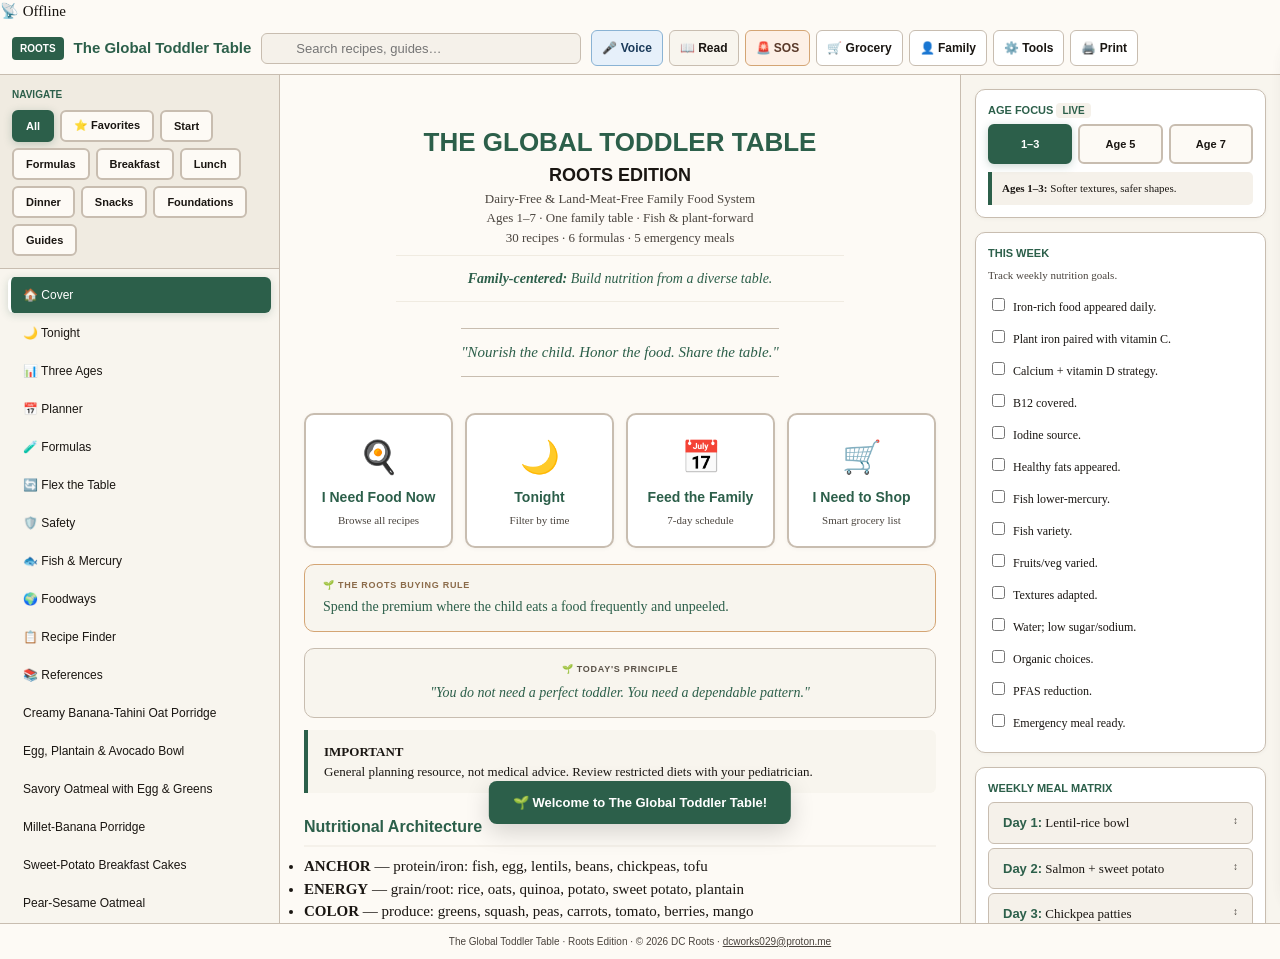
<file: index.html>
<!doctype html>
<html lang="en">
<head>
<meta charset="utf-8">
<meta name="viewport" content="width=device-width, initial-scale=1, viewport-fit=cover">
<meta name="theme-color" content="#2c5f4a">
<meta name="description" content="The Global Toddler Table — Roots Edition: A dairy-free, land-meat-free family food system for toddlers and young children.">
<meta name="apple-mobile-web-app-capable" content="yes">
<meta name="apple-mobile-web-app-status-bar-style" content="black-translucent">
<link rel="manifest" href="manifest.json">
<link rel="icon" type="image/svg+xml" href="data:image/svg+xml,%3Csvg xmlns='http://www.w3.org/2000/svg' viewBox='0 0 100 100'%3E%3Ctext y='.9em' font-size='90'%3E🌱%3C/text%3E%3C/svg%3E">
<title>The Global Toddler Table — Roots Edition</title>
<style>
:root{--paper:#fdfaf5;--ink:#1a1612;--muted:#4a443e;--muted-light:#5a5248;--rule:#c8bdb0;--accent:#2c5f4a;--accent-light:#3d7a5f;--soft:#f5f1ea;--soft2:#f8f5ee;--soft3:#f0ebe1;--header-h:52px;--radius:10px;--bottom-nav-h:56px;--font-serif:Georgia,"Times New Roman",serif;--font-sans:Arial,Helvetica,sans-serif}
@media(prefers-color-scheme:dark){:root{--paper:#121212;--ink:#ececec;--muted:#d0d0d0;--muted-light:#b0b0b0;--rule:#4a4a4a;--accent:#4a8a6a;--soft:#2a2a2a;--soft2:#252525;--soft3:#333}}
*{box-sizing:border-box;margin:0;padding:0}
html,body{background:var(--paper);color:var(--ink);font-family:var(--font-serif);font-size:15px;line-height:1.5;-webkit-font-smoothing:antialiased;min-height:100vh}
.selector-btn{padding:6px 12px;border:2px solid var(--rule);border-radius:6px;background:var(--paper);color:var(--ink);font-family:var(--font-sans);font-size:11px;font-weight:600;min-height:32px;transition:all .15s ease;cursor:pointer}
.selector-btn:hover{background:var(--soft);border-color:var(--muted-light)}
.selector-btn.active{background:var(--accent);color:#fff;border-color:var(--accent);box-shadow:0 2px 8px rgba(44,95,74,.25)}
.tonight-btn{border-radius:20px!important;padding:8px 18px}
.age-tab{min-height:40px!important;text-align:center;padding:8px 4px}
.skip-link{position:absolute;top:-100%;left:50%;transform:translateX(-50%);padding:12px 24px;background:var(--accent);color:#fff;font-family:var(--font-sans);font-size:14px;font-weight:700;z-index:1000;border-radius:0 0 8px 8px;text-decoration:none}
.skip-link:focus{top:0}
.app-header{position:sticky;top:0;z-index:50;height:var(--header-h);display:flex;align-items:center;gap:10px;padding:0 12px;background:var(--paper);border-bottom:1px solid var(--rule)}
.badge{background:var(--accent);color:#fff;font-family:var(--font-sans);font-size:10px;font-weight:700;text-transform:uppercase;padding:4px 8px;border-radius:4px}
.badge-count{background:var(--accent);color:#fff;border-radius:10px;padding:0 6px;font-size:9px;margin-left:2px;display:inline-block;min-width:18px;text-align:center}
.app-title{font-family:var(--font-sans);font-size:15px;font-weight:700;color:var(--accent);margin:0}
.search-wrap{flex:1;max-width:320px;position:relative}
.search-wrap input{width:100%;padding:7px 10px 7px 34px;border:1px solid var(--rule);border-radius:6px;background:var(--soft);font-size:13px;color:var(--ink)}
.search-wrap input:focus{outline:none;border-color:var(--accent)}
.header-actions{display:flex;gap:6px;align-items:center;flex-wrap:wrap}
.btn-tools,.print-btn,.btn-grocery,.btn-sos,.btn-reading,.btn-voice,.btn-profile{padding:6px 10px;border:1px solid var(--rule);border-radius:6px;background:#fff;color:var(--ink);font-family:var(--font-sans);font-size:12px;font-weight:600;min-height:36px;transition:.2s ease}
.btn-sos{background:#fdf0e6;border-color:#d4a574;color:#5a3a2a}
.btn-sos:hover{background:#f5e6d6}
.btn-reading{background:var(--soft2);border-color:var(--rule)}
.btn-reading:hover{background:var(--soft3)}
.btn-reading.active{background:var(--accent);color:#fff;border-color:var(--accent)}
.btn-voice{background:#e6f0fa;border-color:#8ab3d4;color:#1a3a5a}
.btn-voice:hover{background:#d6e8f5}
.btn-voice.listening{background:#ff6b6b;color:#fff;border-color:#ff6b6b;animation:pulse 1s infinite}
@keyframes pulse{0%,100%{transform:scale(1)}50%{transform:scale(1.05)}}
.btn-grocery:hover,.btn-tools:hover,.print-btn:hover{background:var(--soft)}
.workspace{display:flex;min-height:calc(100vh - var(--header-h))}
.sidebar{width:280px;flex-shrink:0;background:var(--soft2);border-right:1px solid var(--rule);max-height:calc(100vh - var(--header-h));overflow-y:auto}
.sidebar-head{padding:12px;border-bottom:1px solid var(--rule);background:var(--soft3)}
.sidebar-head h2{font-family:var(--font-sans);font-size:10px;color:var(--accent);text-transform:uppercase;margin-bottom:8px}
.cat-row{display:flex;flex-wrap:wrap;gap:6px}
.nav-list{padding:8px;display:flex;flex-direction:column;gap:2px}
.nav-item{text-align:left;padding:8px 12px;border:none;border-radius:6px;background:transparent;color:var(--ink);font-family:var(--font-sans);font-size:12px;font-weight:500;width:100%;min-height:36px;border-left:3px solid transparent;transition:all .15s ease}
.nav-item:hover{background:var(--soft)}
.nav-item.active{background:var(--accent);color:#fff;border-left-color:#fff;box-shadow:0 2px 8px rgba(44,95,74,.2)}
.search-result-count{padding:4px 10px 8px;font-size:11px;color:var(--muted);font-family:var(--font-sans)}
.main{flex:1;padding:20px 24px 80px;max-width:860px;margin:0 auto;max-height:calc(100vh - var(--header-h));overflow-y:auto;background:var(--paper);color:var(--ink)}
.main h1,.main h2,.main h3{font-family:var(--font-sans);color:var(--accent)}
.main h1{font-size:22px}
.main h2{font-size:16px;border-bottom:2px solid var(--soft);padding-bottom:6px;margin:22px 0 8px}
.main p{margin:0 0 10px}
.callout{border-left:4px solid var(--accent);background:var(--soft2);padding:12px 16px;margin:12px 0;border-radius:0 6px 6px 0;font-size:13px;color:var(--ink)}
.philosophy-block{font-size:14px;color:var(--accent);font-style:italic;padding:12px 0;text-align:center;max-width:32em;margin:8px auto;border-top:1px solid var(--soft3);border-bottom:1px solid var(--soft3)}
table{width:100%;border-collapse:collapse;font-size:12px;margin:12px 0}
th,td{border:1px solid var(--rule);padding:6px 8px;text-align:left}
th{background:var(--soft3);font-family:var(--font-sans);font-weight:600}
.cover-block{text-align:center;padding:28px 12px 20px}
.cover-block .title{font-family:var(--font-sans);font-size:26px;font-weight:800;color:var(--accent)}
.cover-block .subtitle{font-family:var(--font-sans);font-size:18px;font-weight:700}
.cover-block .tag{font-size:13px;color:var(--muted)}
.cover-block .motto{font-style:italic;font-size:15px;color:var(--accent);margin-top:18px;padding:12px 0;border-top:1px solid var(--rule);border-bottom:1px solid var(--rule);display:inline-block}
.quick-start-grid{display:grid;grid-template-columns:repeat(auto-fit,minmax(140px,1fr));gap:12px;margin:16px 0}
.quick-start-card{background:#fff;border:2px solid var(--rule);border-radius:var(--radius);padding:18px 14px;text-align:center;cursor:pointer;transition:all .2s ease;box-shadow:0 1px 4px rgba(0,0,0,.04);min-height:100px;color:var(--ink)}
.quick-start-card:hover{transform:translateY(-3px);box-shadow:0 4px 16px rgba(0,0,0,.08);border-color:var(--accent)}
.quick-start-card .icon{font-size:32px;display:block;margin-bottom:6px}
.quick-start-card .label{font-family:var(--font-sans);font-size:14px;font-weight:700;color:var(--accent)}
.quick-start-card .desc{font-size:11px;color:var(--muted);margin-top:4px}
.roots-buying-rule{background:var(--soft2);border:1px solid #d4a574;border-radius:var(--radius);padding:14px 18px;margin:12px 0}
.roots-buying-rule .rule-label{font-family:var(--font-sans);font-size:9px;font-weight:700;text-transform:uppercase;letter-spacing:.08em;color:#8b6b4a;display:block;margin-bottom:2px}
.roots-buying-rule .rule-text{font-size:14px;color:var(--accent)}
.daily-principle{background:var(--soft2);border:1px solid var(--rule);border-radius:var(--radius);padding:14px 18px;margin:16px 0 0;text-align:center}
.daily-principle .principle-label{font-family:var(--font-sans);font-size:9px;font-weight:700;text-transform:uppercase;letter-spacing:.08em;color:var(--muted-light);display:block;margin-bottom:4px}
.daily-principle .principle-text{font-size:14px;color:var(--accent);font-style:italic}
.recipe-card{background:#fff;border:1px solid var(--rule);border-radius:var(--radius);padding:20px 22px;margin:16px 0;box-shadow:0 2px 8px rgba(0,0,0,.06);color:var(--ink);transition:all .2s ease}
.recipe-card:hover{box-shadow:0 4px 16px rgba(0,0,0,.08)}
.recipe-card h2{border-bottom:2px solid var(--soft);padding-bottom:8px;margin:0 0 4px;font-size:20px;color:var(--accent)}
.quick-badge{background:#fdf0e6;color:#5a3a2a;font-family:var(--font-sans);font-size:9px;font-weight:700;text-transform:uppercase;padding:2px 8px;border-radius:4px;margin-left:8px}
.recipe-meta{display:flex;flex-wrap:wrap;gap:6px 12px;font-size:12px;color:var(--muted);padding-bottom:10px;border-bottom:1px solid var(--soft3);margin-bottom:12px}
.badge-tag{background:var(--soft);padding:3px 10px;border-radius:4px;font-weight:600;font-size:11px;color:var(--muted)}
.badge-tag.dietary{background:#e6f0ea;color:#1a4a3a}
.badge-tag.allergen{background:#f5e6e6;color:#6a2a2a}
.ingredients-list{list-style:none;padding:0;margin:0 0 12px 0;display:grid;grid-template-columns:1fr 1fr;gap:4px 16px}
@media(max-width:600px){.ingredients-list{grid-template-columns:1fr}}
.ingredients-list li{padding:4px 0 4px 24px;position:relative;border-bottom:none;font-size:14px;color:var(--ink)}
.ingredients-list li::before{content:"•";position:absolute;left:4px;color:var(--accent);font-weight:700;font-size:18px}
.method-text{font-size:14px;line-height:1.7;color:var(--ink);padding:8px 0}
.safety-note{background:var(--soft2);border-radius:6px;padding:12px 16px;border-left:4px solid var(--accent);margin:12px 0;font-size:13px;color:var(--ink)}
.recipe-actions{display:flex;gap:8px;margin-top:16px;padding-top:14px;border-top:1px solid var(--soft3);flex-wrap:wrap}
.btn-favorite,.btn-grocery-add,.btn-timer,.btn-cooking-mode{padding:8px 18px;border:2px solid var(--rule);border-radius:6px;background:#fff;font-family:var(--font-sans);font-size:12px;font-weight:600;min-height:40px;color:var(--ink);transition:all .15s ease}
.btn-favorite:hover,.btn-grocery-add:hover,.btn-timer:hover,.btn-cooking-mode:hover{background:var(--soft);border-color:var(--muted-light)}
.btn-favorite.active{background:#fdf0e6;border-color:#d4a574;color:#5a3a2a}
.btn-grocery-add.added{background:var(--accent);color:#fff;border-color:var(--accent)}
.btn-timer.active{background:#e6f0fa;border-color:#4a8a6a;color:var(--accent)}
.btn-cooking-mode.active{background:#fdf0e6;border-color:#d4a574}
.batch-scaling{background:var(--soft);border:1px solid var(--rule);border-radius:var(--radius);padding:10px 14px;margin:10px 0}
.batch-scaling .batch-label{font-family:var(--font-sans);font-size:10px;font-weight:700;text-transform:uppercase;letter-spacing:.05em;color:var(--muted);display:block;margin-bottom:4px}
.batch-scaling .batch-controls{display:flex;gap:6px;align-items:center;flex-wrap:wrap}
.tonight-grid{display:flex;flex-wrap:wrap;gap:8px;margin:12px 0}
.dashboard{width:320px;flex-shrink:0;background:var(--soft2);border-left:1px solid var(--rule);padding:14px;display:flex;flex-direction:column;gap:14px;max-height:calc(100vh - var(--header-h));overflow-y:auto}
.dashboard.collapsed{width:0;padding:0;opacity:0;overflow:hidden;border:none}
.card{background:#fff;border:1px solid var(--rule);border-radius:var(--radius);padding:12px;box-shadow:0 1px 4px rgba(0,0,0,.04);color:var(--ink)}
.card h3{font-family:var(--font-sans);font-size:11px;color:var(--accent);text-transform:uppercase;margin:0 0 6px}
.age-row{display:grid;grid-template-columns:1fr 1fr 1fr;gap:6px;margin-bottom:8px}
.age-note{font-size:11px;background:var(--soft);border-left:4px solid var(--accent);padding:8px 10px;border-radius:0 5px 5px 0}
.meal-day{display:flex;justify-content:space-between;padding:10px 14px;margin-bottom:4px;border-radius:6px;background:var(--soft);border:1px solid var(--rule);font-size:13px;cursor:grab;min-height:40px;color:var(--ink);transition:all .15s ease;touch-action:none}
.meal-day:hover{background:#e8e0d6;transform:translateX(3px)}
.meal-day:active{cursor:grabbing}
.meal-day.dragging{opacity:.5;transform:scale(.95)}
.meal-day.drag-over{border-color:var(--accent);background:var(--soft3)}
.meal-day strong{color:var(--accent);font-family:var(--font-sans)}
.check-row{display:flex;align-items:flex-start;gap:8px;font-size:12px;padding:6px 4px;cursor:pointer;min-height:32px;color:var(--ink)}
.check-row.done span{text-decoration:line-through;color:var(--muted)}
.progress{font-size:10px;font-weight:700;background:var(--soft);padding:2px 6px;border-radius:4px;color:var(--accent)}
.checkpoints{font-size:13px;color:var(--ink);padding-left:0;list-style:none}
.checkpoints li{padding:4px 0 4px 24px;position:relative}
.checkpoints li::before{content:"✓";position:absolute;left:0;color:var(--accent);font-weight:700}
.grocery-panel{position:fixed;top:var(--header-h);right:0;bottom:0;width:min(100%,420px);background:var(--paper);box-shadow:-4px 0 24px rgba(0,0,0,.12);z-index:75;transform:translateX(105%);transition:transform .3s ease;display:flex;flex-direction:column}
.grocery-panel.open{transform:translateX(0)}
.grocery-panel .grocery-header{padding:14px 16px;border-bottom:1px solid var(--rule);display:flex;justify-content:space-between;align-items:center;background:var(--soft2);flex-shrink:0}
.grocery-panel .grocery-header h2{font-family:var(--font-sans);font-size:14px;color:var(--accent);margin:0}
.grocery-panel .grocery-header .close-grocery{background:none;border:none;font-size:20px;color:var(--muted);min-height:36px;min-width:36px}
.grocery-panel .grocery-body{flex:1;overflow-y:auto;padding:12px 16px}
.grocery-aisle{font-size:10px;font-weight:700;text-transform:uppercase;letter-spacing:.05em;color:var(--muted);padding:10px 0 4px;border-bottom:1px solid var(--soft3);margin-top:8px}
.grocery-item{display:flex;align-items:center;gap:10px;padding:8px 4px;border-bottom:1px solid var(--soft3);font-size:14px;min-height:44px;color:var(--ink);cursor:pointer;border-radius:4px;transition:background .15s ease}
.grocery-item:hover{background:var(--soft)}
.grocery-item input[type=checkbox]{width:18px;height:18px;accent-color:var(--accent);cursor:pointer;flex-shrink:0}
.grocery-text.checked{text-decoration:line-through;color:var(--muted)}
.grocery-count-badge{background:var(--soft);color:var(--muted);padding:0 6px;border-radius:3px;font-size:10px;font-weight:600}
.grocery-source{font-size:10px;color:var(--muted-light);margin-left:auto}
.grocery-actions{padding:12px 16px;border-top:1px solid var(--rule);display:flex;gap:8px;flex-shrink:0;background:var(--soft2);flex-wrap:wrap}
.grocery-actions button{padding:8px 16px;border:1px solid var(--rule);border-radius:6px;background:#fff;font-family:var(--font-sans);font-size:11px;font-weight:600;min-height:36px;color:var(--ink);transition:all .15s ease}
.grocery-actions button:hover{background:var(--soft)}
.grocery-actions .btn-clear-all{color:#6a2a2a;border-color:#e6c5c5}
.grocery-actions .btn-export{background:var(--accent);color:#fff;border-color:var(--accent)}
.empty-state{text-align:center;color:var(--muted);padding:40px 20px;font-style:italic}
.sos-overlay{position:fixed;top:0;left:0;right:0;bottom:0;background:rgba(0,0,0,.5);z-index:90;display:none;align-items:center;justify-content:center;padding:20px}
.sos-overlay.visible{display:flex}
.sos-overlay .sos-modal{background:var(--paper);border-radius:var(--radius);max-width:520px;width:100%;max-height:90vh;padding:24px;overflow-y:auto}
.sos-overlay .sos-header{display:flex;justify-content:space-between;align-items:center;margin-bottom:16px}
.sos-overlay .sos-header h2{font-family:var(--font-sans);font-size:20px;color:var(--accent);margin:0}
.sos-overlay .sos-header .close-sos{background:none;border:none;font-size:24px;color:var(--muted);min-height:36px}
.sos-item{display:flex;align-items:center;gap:12px;padding:10px 12px;border:1px solid var(--rule);border-radius:6px;margin-bottom:8px;cursor:pointer;background:#fff;min-height:52px;color:var(--ink);transition:background .15s ease}
.sos-item:hover{background:var(--soft)}
.sos-item .sos-name{font-family:var(--font-sans);font-size:13px;font-weight:600}
.sos-item .sos-time{font-size:11px;color:var(--muted)}
.sos-item .sos-tag{font-size:9px;font-weight:700;text-transform:uppercase;background:#fdf0e6;color:#5a3a2a;padding:2px 8px;border-radius:4px}
.mobile-bottom-nav{display:none;position:fixed;bottom:0;left:0;right:0;z-index:60;background:var(--paper);border-top:1px solid var(--rule);padding:4px 0 env(safe-area-inset-bottom,4px);height:var(--bottom-nav-h)}
.mobile-bottom-nav .nav-items{display:flex;justify-content:space-around;align-items:center;height:100%}
.mobile-bottom-nav .nav-btn{display:flex;flex-direction:column;align-items:center;gap:1px;padding:2px 8px;border:none;background:transparent;color:var(--muted);font-family:var(--font-sans);font-size:8px;font-weight:600;text-transform:uppercase;min-height:44px;min-width:44px;transition:color .15s ease}
.mobile-bottom-nav .nav-btn.active{color:var(--accent)}
.mobile-bottom-nav .nav-btn:hover{color:var(--accent)}
.mobile-bottom-nav .nav-btn svg{width:22px;height:22px;stroke:currentColor;fill:none}
.backdrop{display:none;position:fixed;inset:0;background:rgba(0,0,0,.35);z-index:55}
.backdrop.visible{display:block}
.three-ages-grid{display:grid;grid-template-columns:1fr 1fr 1fr;gap:12px;margin:16px 0}
.three-ages-grid .age-card{background:#fff;border:2px solid var(--rule);border-radius:var(--radius);padding:18px;box-shadow:0 1px 4px rgba(0,0,0,.04)}
.three-ages-grid .age-card .age-label{font-family:var(--font-sans);font-size:11px;font-weight:700;text-transform:uppercase;letter-spacing:.08em;color:var(--muted-light);display:block;margin-bottom:4px}
.three-ages-grid .age-card .age-title{font-family:var(--font-sans);font-size:18px;font-weight:700;color:var(--accent);margin-bottom:6px}
.three-ages-grid .age-card .age-desc{font-size:14px;color:var(--ink)}
.profile-panel{position:fixed;top:var(--header-h);right:0;bottom:0;width:min(100%,380px);background:var(--paper);box-shadow:-4px 0 24px rgba(0,0,0,.12);z-index:76;transform:translateX(105%);transition:transform .3s ease;display:flex;flex-direction:column}
.profile-panel.open{transform:translateX(0)}
.profile-panel .profile-header{padding:14px 16px;border-bottom:1px solid var(--rule);display:flex;justify-content:space-between;align-items:center;background:var(--soft2);flex-shrink:0}
.profile-panel .profile-header h2{font-family:var(--font-sans);font-size:14px;color:var(--accent);margin:0}
.profile-panel .profile-header .close-profile{background:none;border:none;font-size:20px;color:var(--muted);min-height:36px;min-width:36px}
.profile-panel .profile-body{flex:1;overflow-y:auto;padding:16px}
.profile-card{background:#fff;border:1px solid var(--rule);border-radius:var(--radius);padding:14px;margin-bottom:12px}
.profile-card .profile-name{font-family:var(--font-sans);font-size:16px;font-weight:700;color:var(--accent)}
.profile-card .profile-age{font-size:12px;color:var(--muted)}
.profile-card .profile-dietary{font-size:11px;background:var(--soft);padding:2px 8px;border-radius:4px;display:inline-block;margin-top:4px}
.btn-add-profile{width:100%;padding:12px;border:2px dashed var(--rule);border-radius:var(--radius);background:transparent;font-family:var(--font-sans);font-size:13px;font-weight:600;color:var(--muted);transition:all .15s ease}
.btn-add-profile:hover{border-color:var(--accent);color:var(--accent);background:var(--soft2)}
.cooking-mode-overlay{position:fixed;top:0;left:0;right:0;bottom:0;background:rgba(0,0,0,.7);z-index:100;display:none;align-items:center;justify-content:center;padding:20px}
.cooking-mode-overlay.visible{display:flex}
.cooking-mode-overlay .cooking-modal{background:var(--paper);border-radius:var(--radius);max-width:600px;width:100%;max-height:90vh;padding:24px;overflow-y:auto;position:relative}
.cooking-mode-overlay .cooking-modal .close-cooking{position:absolute;top:12px;right:16px;background:none;border:none;font-size:24px;color:var(--muted);min-height:36px}
.cooking-mode-overlay .cooking-modal h2{font-family:var(--font-sans);font-size:20px;color:var(--accent);margin:0 0 12px}
.cooking-mode-overlay .cooking-modal .step{padding:10px 0;border-bottom:1px solid var(--soft3);font-size:15px;line-height:1.6}
.cooking-mode-overlay .cooking-modal .step:last-child{border-bottom:none}
.cooking-mode-overlay .cooking-modal .step .step-num{display:inline-block;background:var(--accent);color:#fff;border-radius:50%;width:28px;height:28px;text-align:center;line-height:28px;font-weight:700;font-size:13px;margin-right:10px}
.cooking-mode-overlay .cooking-modal .timer-display{text-align:center;font-size:48px;font-family:var(--font-sans);font-weight:700;color:var(--accent);padding:20px;background:var(--soft2);border-radius:var(--radius);margin:12px 0}
.cooking-mode-overlay .cooking-modal .timer-controls{display:flex;gap:8px;justify-content:center;flex-wrap:wrap}
.toast-container{position:fixed;bottom:calc(var(--bottom-nav-h) + 20px);left:50%;transform:translateX(-50%);z-index:95;display:flex;flex-direction:column;gap:8px;align-items:center;pointer-events:none;max-width:90vw}
.toast{padding:12px 24px;border-radius:8px;font-family:var(--font-sans);font-weight:600;font-size:13px;box-shadow:0 8px 24px rgba(0,0,0,.16);animation:slideUp .3s ease;pointer-events:auto;background:var(--accent);color:#fff}
.toast.error{background:#c0392b}
.toast.warning{background:#f39c12;color:#1a1a1a}
.toast.info{background:#2980b9}
@keyframes slideUp{from{transform:translateY(20px);opacity:0}to{transform:translateY(0);opacity:1}}
.toast.fade-out{animation:fadeOut .3s ease forwards}
@keyframes fadeOut{to{opacity:0;transform:translateY(-10px)}}
.loading-overlay{position:fixed;inset:0;background:rgba(0,0,0,.4);z-index:200;display:none;align-items:center;justify-content:center}
.loading-overlay.visible{display:flex}
.loading-spinner{width:50px;height:50px;border:4px solid var(--soft);border-top-color:var(--accent);border-radius:50%;animation:spin .8s linear infinite}
@keyframes spin{to{transform:rotate(360deg)}}
@media(max-width:900px){.sidebar{position:fixed;top:var(--header-h);left:0;bottom:0;width:min(88vw,360px);z-index:65;transform:translateX(-105%);transition:transform .25s;box-shadow:4px 0 24px rgba(0,0,0,.12)}body.mobile-browse-open .sidebar{transform:translateX(0)}body.mobile-browse-open .backdrop{display:block}.workspace{flex-direction:column}.main{max-height:none;padding:16px 16px calc(var(--bottom-nav-h) + 16px)}.dashboard{position:fixed;top:0;right:0;bottom:0;width:min(100%,340px);z-index:70;transform:translateX(100%);transition:transform .25s}.dashboard.open{transform:translateX(0)}.mobile-bottom-nav{display:block}.grocery-panel{top:0;z-index:80}.profile-panel{top:0;z-index:81}.quick-start-grid{grid-template-columns:1fr 1fr;gap:8px}.quick-start-card{padding:12px;min-height:80px}.quick-start-card .icon{font-size:28px}.three-ages-grid{grid-template-columns:1fr}.ingredients-list{grid-template-columns:1fr}}
@media(max-width:480px){.app-header{gap:6px;padding:0 8px}.search-wrap{max-width:120px}.btn-tools span,.print-btn span,.btn-grocery span,.btn-sos span,.btn-reading span,.btn-voice span,.btn-profile span{position:absolute;width:1px;height:1px;padding:0;margin:-1px;overflow:hidden;clip:rect(0,0,0,0);border:0}.btn-tools,.print-btn,.btn-grocery,.btn-sos,.btn-reading,.btn-voice,.btn-profile{padding:6px 8px;min-width:36px;justify-content:center}.quick-start-grid{grid-template-columns:1fr 1fr;gap:6px}.quick-start-card{padding:10px;min-height:70px}.quick-start-card .icon{font-size:24px}.recipe-card{padding:12px}.grocery-panel{width:100%}.profile-panel{width:100%}table{font-size:10px}table td,table th{padding:4px 6px}}
.app-footer{text-align:center;padding:10px;font-family:var(--font-sans);font-size:10px;color:var(--muted);border-top:1px solid var(--rule)}
body.reading-mode .workspace .sidebar,body.reading-mode .dashboard,body.reading-mode .mobile-bottom-nav,body.reading-mode .app-header .header-actions,body.reading-mode .app-header .search-wrap,body.reading-mode .app-header .badge,body.reading-mode .quick-start-grid,body.reading-mode .daily-principle,body.reading-mode .roots-buying-rule,body.reading-mode .recipe-actions,body.reading-mode .batch-scaling,body.reading-mode .tonight-grid,body.reading-mode #tonight-filters,body.reading-mode .meal-day{display:none!important}
body.reading-mode .workspace .main{max-width:720px;margin:0 auto;padding:20px;font-size:18px;line-height:1.62}
body.reading-mode .recipe-card{border:none;box-shadow:none;padding:0;margin:0}
body.reading-mode .recipe-card .recipe-meta{border-bottom:1px solid var(--rule)}
body.reading-mode .app-header .app-title{font-size:18px}
@media print{.app-header,.sidebar,.dashboard,.app-footer,.no-print,.mobile-bottom-nav,.grocery-panel,.sos-overlay,.quick-start-grid,.daily-principle,.roots-buying-rule,.recipe-actions,.batch-scaling,.loading-overlay,.toast-container{display:none!important}.main{max-height:none!important;padding:20px!important;margin:0 auto!important;max-width:720px!important;font-size:11pt!important}.recipe-card{break-inside:avoid;page-break-inside:avoid;border:none!important;padding:0!important;margin:16px 0!important;box-shadow:none!important}.recipe-card .recipe-meta{border-bottom:1px solid #ddd!important}.cover-block{padding:40px 20px!important}body{background:#fff!important;color:#000!important}}
</style>
</head>
<body>

<a class="skip-link" href="#main">Skip to content</a>

<div class="loading-overlay" id="loading-overlay"><div class="loading-spinner"></div></div>
<div class="toast-container" id="toast-container"></div>
<div class="offline-indicator" id="offline-indicator">📡 Offline</div>
<div class="backdrop" id="backdrop"></div>

<div class="sos-overlay" id="sos-overlay">
  <div class="sos-modal">
    <div class="sos-header"><h2>🚨 SOS — Too Tired to Cook</h2><button class="close-sos" id="close-sos">✕</button></div>
    <p style="font-size:13px;color:var(--muted);margin-bottom:16px;">All meals take <strong>15 minutes or less</strong>.</p>
    <div id="sos-list"></div>
  </div>
</div>

<div class="grocery-panel" id="grocery-panel">
  <div class="grocery-header"><h2>🛒 Grocery List <span id="grocery-count"></span></h2><button class="close-grocery" id="close-grocery">✕</button></div>
  <div class="grocery-body" id="grocery-body"><div class="empty-state">Add ingredients from recipes.<br>Tap "Add to Grocery" on any recipe.</div></div>
  <div class="grocery-actions">
    <button id="grocery-check-all">Check All</button>
    <button id="grocery-uncheck-all">Uncheck All</button>
    <button class="btn-export" id="grocery-export">📋 Copy</button>
    <button class="btn-clear-all" id="grocery-clear">Clear All</button>
  </div>
</div>

<div class="profile-panel" id="profile-panel">
  <div class="profile-header"><h2>👨‍👩‍👦 Family Profiles</h2><button class="close-profile" id="close-profile">✕</button></div>
  <div class="profile-body"><div id="profile-list"></div><button class="btn-add-profile" id="add-profile">+ Add Member</button></div>
</div>

<div class="cooking-mode-overlay" id="cooking-mode-overlay">
  <div class="cooking-modal"><button class="close-cooking" id="close-cooking">✕</button><h2 id="cooking-title">👨‍🍳 Cooking Mode</h2><div id="cooking-content"></div></div>
</div>

<header class="app-header">
  <span class="badge">Roots</span>
  <h1 class="app-title">The Global Toddler Table</h1>
  <div class="search-wrap"><input id="global-search" type="search" placeholder="Search recipes, guides…" aria-label="Search"></div>
  <div class="header-actions">
    <button class="btn-voice no-print" id="toggle-voice" aria-label="Voice search">🎤 <span>Voice</span></button>
    <button class="btn-reading no-print" id="toggle-reading" aria-label="Reading mode">📖 <span>Read</span></button>
    <button class="btn-sos no-print" id="toggle-sos" aria-label="Emergency meals">🚨 <span>SOS</span></button>
    <button class="btn-grocery no-print" id="toggle-grocery" aria-label="Grocery list">🛒 <span>Grocery</span></button>
    <button class="btn-profile no-print" id="toggle-profile" aria-label="Family profiles">👤 <span>Family</span></button>
    <button class="btn-tools no-print" id="toggle-tools" aria-label="Tools dashboard">⚙️ <span>Tools</span></button>
    <button class="print-btn no-print" id="print-btn" aria-label="Print">🖨️ <span>Print</span></button>
  </div>
</header>

<div class="workspace">
  <aside class="sidebar" id="sidebar">
    <div class="sidebar-head"><h2>Navigate</h2><div class="cat-row" id="cat-buttons">
      <button class="cat-btn selector-btn active" data-cat="all">All</button>
      <button class="cat-btn selector-btn" data-cat="favorites">⭐ Favorites</button>
      <button class="cat-btn selector-btn" data-cat="start">Start</button>
      <button class="cat-btn selector-btn" data-cat="formula">Formulas</button>
      <button class="cat-btn selector-btn" data-cat="breakfast">Breakfast</button>
      <button class="cat-btn selector-btn" data-cat="lunch">Lunch</button>
      <button class="cat-btn selector-btn" data-cat="dinner">Dinner</button>
      <button class="cat-btn selector-btn" data-cat="snack">Snacks</button>
      <button class="cat-btn selector-btn" data-cat="foundation">Foundations</button>
      <button class="cat-btn selector-btn" data-cat="guide">Guides</button>
    </div></div>
    <div id="search-result-count" class="search-result-count"></div>
    <nav class="nav-list" id="nav-list"></nav>
  </aside>

  <main class="main" id="main" tabindex="-1"></main>

  <aside class="dashboard" id="dashboard">
    <div class="card"><h3>Age Focus <span class="progress">Live</span></h3><div class="age-row">
      <button class="age-tab selector-btn active" data-age="1-3">1–3</button>
      <button class="age-tab selector-btn" data-age="5">Age 5</button>
      <button class="age-tab selector-btn" data-age="7">Age 7</button>
    </div><div class="age-note" id="age-note"><strong>Ages 1–3:</strong> Softer textures, safer shapes.</div></div>
    <div class="card"><h3>This Week</h3><p style="font-size:11px;color:var(--muted);margin-bottom:8px;">Track weekly nutrition goals.</p><div id="checklist"></div></div>
    <div class="card"><h3>Weekly Meal Matrix</h3><div id="meal-plan"></div></div>
    <div class="card"><h3>Daily Checkpoints</h3><ul class="checkpoints"><li><strong>Iron</strong> 7 mg</li><li><strong>Calcium</strong> 700 mg</li><li><strong>Vitamin D</strong> 15 mcg</li><li><strong>B12</strong> 0.9 mcg</li><li><strong>Zinc</strong> 3 mg</li><li><strong>Water</strong> — main beverage</li></ul></div>
    <div class="card"><h3>Export / Import</h3><div style="display:flex;gap:6px;flex-wrap:wrap;"><button class="btn-export-data" id="export-data">💾 Export</button><button class="btn-import-data" id="import-data">📥 Import</button><input type="file" id="import-file" accept=".json" style="display:none;"></div></div>
  </aside>
</div>

<nav class="mobile-bottom-nav no-print">
  <div class="nav-items">
    <button class="nav-btn active" data-nav="home"><svg viewBox="0 0 24 24" stroke-width="2"><path d="M3 12l2-2m0 0l7-7 7 7M5 10v10a1 1 0 001 1h3m10-11l2 2m-2-2v10a1 1 0 01-1 1h-3m-4 0a1 1 0 01-1-1v-4a1 1 0 011-1h2a1 1 0 011 1v4a1 1 0 01-1 1"/></svg><span>Home</span></button>
    <button class="nav-btn" data-nav="recipes"><svg viewBox="0 0 24 24" stroke-width="2"><path d="M12 6.253v13m0-13C10.832 5.477 9.246 5 7.5 5S4.168 5.477 3 6.253v13C4.168 18.477 5.754 18 7.5 18s3.332.477 4.5 1.253m0-13C13.168 5.477 14.754 5 16.5 5c1.747 0 3.332.477 4.5 1.253v13C19.832 18.477 18.247 18 16.5 18c-1.746 0-3.332.477-4.5 1.253"/></svg><span>Recipes</span></button>
    <button class="nav-btn" data-nav="planner"><svg viewBox="0 0 24 24" stroke-width="2"><path d="M8 7V3m8 4V3m-9 8h10M5 21h14a2 2 0 002-2V7a2 2 0 00-2-2H5a2 2 0 00-2 2v12a2 2 0 002 2z"/></svg><span>Planner</span></button>
    <button class="nav-btn" data-nav="browse"><svg viewBox="0 0 24 24" stroke-width="2"><path d="M4 6h16M4 12h16M4 18h16"/></svg><span>Browse</span></button>
    <button class="nav-btn" data-nav="tools"><svg viewBox="0 0 24 24" stroke-width="2"><path d="M10.325 4.317c.426-1.756 2.924-1.756 3.35 0a1.724 1.724 0 002.573 1.066c1.543-.94 3.31.826 2.37 2.37a1.724 1.724 0 001.065 2.572c1.756.426 1.756 2.924 0 3.35a1.724 1.724 0 00-1.066 2.573c.94 1.543-.826 3.31-2.37 2.37a1.724 1.724 0 00-2.572 1.065c-.426 1.756-2.924 1.756-3.35 0a1.724 1.724 0 00-2.573-1.066c-1.543.94-3.31-.826-2.37-2.37a1.724 1.724 0 00-1.065-2.572c-1.756-.426-1.756-2.924 0-3.35a1.724 1.724 0 001.066-2.573c-.94-1.543.826-3.11 2.37-2.37.996.608 2.296.07 2.572-1.065z"/></svg><span>Tools</span></button>
  </div>
</nav>

<footer class="app-footer">The Global Toddler Table · Roots Edition · © 2026 DC Roots · <a href="mailto:dcworks029@proton.me" style="color:var(--muted);">dcworks029@proton.me</a></footer>

<script>
// ============================================================
// FULLY VETTED PRODUCTION CODE - All Issues Fixed
// ============================================================

(function(){
"use strict";

// Toast Notification System
function showToast(msg, type, duration) {
  type = type || 'success';
  duration = duration || 3000;
  var container = document.getElementById('toast-container');
  var toast = document.createElement('div');
  toast.className = 'toast ' + type;
  toast.textContent = msg;
  container.appendChild(toast);
  setTimeout(function() {
    toast.classList.add('fade-out');
    setTimeout(function() {
      if (toast.parentNode) toast.parentNode.removeChild(toast);
    }, 300);
  }, duration);
}

// Loading Overlay
function showLoading() {
  document.getElementById('loading-overlay').classList.add('visible');
}
function hideLoading() {
  document.getElementById('loading-overlay').classList.remove('visible');
}

// Debounce Utility
function debounce(fn, delay) {
  delay = delay || 300;
  var timeout;
  return function() {
    var args = arguments;
    var context = this;
    clearTimeout(timeout);
    timeout = setTimeout(function() {
      fn.apply(context, args);
    }, delay);
  };
}

// ============================================================
// STATE MANAGEMENT
// ============================================================
var AppState = (function() {
  var state = { sectionId: "cover", query: "", category: "all", age: "1-3", checked: {} };
  var grocery = { items: [], checked: {} };
  var favorites = [];
  var profiles = [];
  var mealPlan = [];

  function load() {
    try {
      var checks = localStorage.getItem('roots_checks');
      if (checks) state.checked = JSON.parse(checks);
      var gr = localStorage.getItem('roots_grocery');
      if (gr) grocery = JSON.parse(gr);
      var fa = localStorage.getItem('roots_favs');
      if (fa) favorites = JSON.parse(fa);
      var pr = localStorage.getItem('roots_profiles');
      if (pr) profiles = JSON.parse(pr);
      var mp = localStorage.getItem('roots_mealplan');
      if (mp) mealPlan = JSON.parse(mp);
    } catch (e) {}
  }
  load();

  function saveChecks() {
    try { localStorage.setItem('roots_checks', JSON.stringify(state.checked)); } catch(e) {}
  }
  function saveGrocery() {
    try { localStorage.setItem('roots_grocery', JSON.stringify(grocery)); } catch(e) {}
  }
  function saveFavs() {
    try { localStorage.setItem('roots_favs', JSON.stringify(favorites)); } catch(e) {}
  }
  function saveProfiles() {
    try { localStorage.setItem('roots_profiles', JSON.stringify(profiles)); } catch(e) {}
  }
  function saveMealPlan() {
    try { localStorage.setItem('roots_mealplan', JSON.stringify(mealPlan)); } catch(e) {}
  }

  return {
    getState: function() { return { sectionId: state.sectionId, query: state.query, category: state.category, age: state.age, checked: state.checked }; },
    getGrocery: function() { return { items: grocery.items.slice(), checked: grocery.checked }; },
    getFavorites: function() { return favorites.slice(); },
    getProfiles: function() { return profiles.slice(); },
    getMealPlan: function() { return mealPlan.slice(); },

    setSection: function(id) {
      if (state.sectionId !== id) { state.sectionId = id; }
    },
    setQuery: function(q) { state.query = q; },
    setCategory: function(c) { state.category = c; },
    setAge: function(a) { state.age = a; },

    toggleCheck: function(i) {
      state.checked[i] = !state.checked[i];
      saveChecks();
    },

    addGroceryItems: function(items, source) {
      var added = 0;
      items.forEach(function(item) {
        var trimmed = item.trim();
        if (!trimmed) return;
        var exists = grocery.items.some(function(g) {
          return g.text.toLowerCase() === trimmed.toLowerCase();
        });
        if (!exists) {
          grocery.items.push({ text: trimmed, source: source || '' });
          added++;
        }
      });
      if (added) {
        saveGrocery();
        showToast('Added ' + added + ' item' + (added > 1 ? 's' : ''));
      }
      return added;
    },

    toggleGroceryItem: function(i) {
      grocery.checked[i] = !grocery.checked[i];
      saveGrocery();
    },

    setAllGroceryChecked: function(checked) {
      grocery.items.forEach(function(_, i) {
        grocery.checked[i] = checked;
      });
      saveGrocery();
    },

    clearGrocery: function() {
      grocery.items = [];
      grocery.checked = {};
      saveGrocery();
      showToast('Cleared grocery list', 'warning');
    },

    toggleFavorite: function(id) {
      var idx = favorites.indexOf(id);
      if (idx > -1) {
        favorites.splice(idx, 1);
        showToast('Removed favorite', 'info');
      } else {
        favorites.push(id);
        showToast('Added favorite');
      }
      saveFavs();
      return favorites.indexOf(id) > -1;
    },

    isFavorite: function(id) {
      return favorites.indexOf(id) > -1;
    },

    addProfile: function(name, age, dietary) {
      var profile = { id: Date.now().toString(), name: name, age: age, dietary: dietary || [] };
      profiles.push(profile);
      saveProfiles();
      showToast('Added ' + name);
      return profile;
    },

    removeProfile: function(id) {
      var prof = null;
      profiles = profiles.filter(function(p) {
        if (p.id === id) prof = p;
        return p.id !== id;
      });
      saveProfiles();
      if (prof) showToast('Removed ' + prof.name, 'warning');
    },

    updateMealPlan: function(plan) {
      mealPlan = plan;
      saveMealPlan();
      showToast('Meal plan saved');
    },

    exportAllData: function() {
      return {
        version: '1.0',
        exportedAt: new Date().toISOString(),
        favorites: favorites,
        grocery: grocery,
        checks: state.checked,
        profiles: profiles,
        mealPlan: mealPlan
      };
    },

    importAllData: function(data) {
      showLoading();
      try {
        if (data.favorites) { favorites = data.favorites; saveFavs(); }
        if (data.grocery) { grocery = data.grocery; saveGrocery(); }
        if (data.checks) { state.checked = data.checks; saveChecks(); }
        if (data.profiles) { profiles = data.profiles; saveProfiles(); }
        if (data.mealPlan) { mealPlan = data.mealPlan; saveMealPlan(); }
        showToast('Data imported successfully!');
      } catch (e) {
        showToast('Import failed', 'error');
      }
      hideLoading();
    },

    resetSearch: function() {
      state.query = "";
    }
  };
})();

// ============================================================
// DOM HELPERS
// ============================================================
function DOMescape(str) {
  if (!str) return '';
  var d = document.createElement('div');
  d.textContent = str;
  return d.innerHTML;
}

function parseIngredients(str) {
  var items = [];
  str.split(';').forEach(function(part) {
    part.split(',').map(function(s) { return s.trim(); }).forEach(function(item) {
      var cleaned = item.replace(/^[•\-]\s*/, '').trim();
      if (cleaned && cleaned.length > 1) items.push(cleaned);
    });
  });
  return items;
}

function isMobile() {
  return window.matchMedia("(max-width:900px)").matches;
}

// ============================================================
// GROCERY AISLES
// ============================================================
var GROCERY_AISLES = {
  produce: { keywords: ['banana','avocado','sweet potato','plantain','pear','mango','spinach','greens','carrot','squash','pumpkin','tomato','broccoli','peas','onion','celery','parsley','potato','berries','citrus','lemon','lime','apple','kale','collards','chard','zucchini','garlic','ginger'], label: '🥬 Produce' },
  seafood: { keywords: ['salmon','fish','sardine','trout','shrimp','crab','pollock','haddock','sole','tilapia','tuna','mackerel','cod'], label: '🐟 Seafood' },
  refrigerated: { keywords: ['egg','tofu','yogurt','soy milk','soy beverage','fortified milk','pea milk','oat milk','almond milk','plant milk','cheese','butter','tempeh'], label: '🥛 Refrigerated' },
  canned: { keywords: ['canned','crushed tomato','tomato sauce','tomato purée','broth','stock','coconut milk','beans canned','chickpeas canned','lentils canned'], label: '🥫 Canned' },
  dry_goods: { keywords: ['oats','rice','quinoa','millet','pasta','flour','breadcrumbs','cereal','granola','nuts','walnuts','almonds','cashews','seeds','sunflower seeds','pumpkin seeds','chia','flax'], label: '🌾 Dry Goods' },
  baking: { keywords: ['olive oil','oil','sesame oil','coconut oil','avocado oil','tahini','sunflower butter','peanut butter','nut butter','seed butter','herbs','spice','turmeric','cumin','cinnamon','ginger','thyme','oregano','paprika','coriander','black pepper','salt','vanilla','baking powder','baking soda'], label: '🧂 Baking' },
  bakery: { keywords: ['bread','toast','pita','tortilla','bagel','muffin','flatbread','naan','croissant'], label: '🍞 Bakery' },
  frozen: { keywords: ['frozen','frozen peas','frozen corn','frozen spinach','frozen berries','frozen vegetables'], label: '❄️ Frozen' },
  international: { keywords: ['tahini paste','harissa','curry paste','coconut aminos','soy sauce','tamari','miso','fish sauce','rice vinegar','sesame seeds'], label: '🌏 International' }
};
var AISLE_ORDER = ['produce','seafood','refrigerated','bakery','canned','dry_goods','baking','frozen','international','other'];

function getAisle(item) {
  var lower = item.toLowerCase();
  for (var id in GROCERY_AISLES) {
    if (GROCERY_AISLES.hasOwnProperty(id)) {
      var aisle = GROCERY_AISLES[id];
      for (var k = 0; k < aisle.keywords.length; k++) {
        if (lower.indexOf(aisle.keywords[k]) > -1) return id;
      }
    }
  }
  return 'other';
}

// ============================================================
// RECIPE FACTORY
// ============================================================
function recipe(id, title, cat, influence, role, ingredients, method, safety, variations, baseYield, opts) {
  opts = opts || {};
  return {
    id: id,
    title: title,
    category: cat,
    influence: influence,
    role: role,
    ingredients: ingredients,
    method: method,
    safety: safety,
    variations: variations,
    baseYield: baseYield || "1 toddler serving",
    prepTime: opts.prepTime || '10 min',
    cookTime: opts.cookTime || '15 min',
    difficulty: opts.difficulty || 'Easy',
    dietary: opts.dietary || ['Plant-forward'],
    allergens: opts.allergens || ['Varies'],
    isQuick: opts.isQuick || false,
    getScaledContent: function(ageKey, scaleFactor) {
      var isFav = AppState.isFavorite(this.id);
      var factor = scaleFactor || 1;
      var ingredientItems = this.ingredients;
      var scaledIngredientString = this.ingredients;

      if (factor > 1) {
        var parts = this.ingredients.split(';');
        var scaledParts = parts.map(function(i) {
          var trimmed = i.trim();
          var rangeMatch = trimmed.match(/^([\d¼½¾]+)-([\d¼½¾]+)\s+(.*)/);
          if (rangeMatch) {
            var q1 = rangeMatch[1], q2 = rangeMatch[2], rest = rangeMatch[3];
            var n1 = 0, n2 = 0;
            if (q1.indexOf('¼') > -1) n1 = 0.25;
            else if (q1.indexOf('½') > -1) n1 = 0.5;
            else if (q1.indexOf('¾') > -1) n1 = 0.75;
            else n1 = parseFloat(q1) || 0;
            if (q2.indexOf('¼') > -1) n2 = 0.25;
            else if (q2.indexOf('½') > -1) n2 = 0.5;
            else if (q2.indexOf('¾') > -1) n2 = 0.75;
            else n2 = parseFloat(q2) || 0;
            if (n1 > 0 && n2 > 0) {
              var s1 = n1 * factor, s2 = n2 * factor;
              var d1 = s1 === Math.floor(s1) ? Math.floor(s1) : (s1 === 0.5 ? '½' : s1.toFixed(1));
              var d2 = s2 === Math.floor(s2) ? Math.floor(s2) : (s2 === 0.5 ? '½' : s2.toFixed(1));
              return d1 + '-' + d2 + ' ' + rest;
            }
            return trimmed;
          }
          var qtyMatch = trimmed.match(/^([\d¼½¾]+)\s+/);
          if (qtyMatch) {
            var qs = qtyMatch[1];
            var q = 0;
            if (qs.indexOf('¼') > -1) q = 0.25;
            else if (qs.indexOf('½') > -1) q = 0.5;
            else if (qs.indexOf('¾') > -1) q = 0.75;
            else q = parseFloat(qs) || 0;
            if (q > 0) {
              var sc = q * factor;
              var disp;
              if (sc === Math.floor(sc)) disp = Math.floor(sc);
              else if (sc === 0.5) disp = '½';
              else if (sc === 0.25) disp = '¼';
              else if (sc === 0.75) disp = '¾';
              else disp = sc.toFixed(1);
              return trimmed.replace(/^[\d¼½¾]+\s+/, disp + ' ');
            }
          }
          return trimmed;
        });
        ingredientItems = scaledParts.join('; ');
        scaledIngredientString = scaledParts.join('; ');
      }

      var ingredientsItems = ingredientItems.split(';').map(function(i) {
        return '<li>' + DOMescape(i.trim()) + '</li>';
      }).join('');

      var dietaryTags = this.dietary.map(function(d) {
        return '<span class="badge-tag dietary">🌱 ' + DOMescape(d) + '</span>';
      }).join('');

      var allergenTags = this.allergens.map(function(a) {
        return '<span class="badge-tag allergen">⚠️ ' + DOMescape(a) + '</span>';
      }).join('');

      var batchHTML = '<div class="batch-scaling"><span class="batch-label">📦 Batch Cooking</span><div class="batch-controls"><span style="font-size:12px;color:var(--muted);">Serving:</span>' +
        '<button class="batch-btn selector-btn ' + (factor === 1 ? 'active' : '') + '" data-factor="1">1×</button>' +
        '<button class="batch-btn selector-btn ' + (factor === 2 ? 'active' : '') + '" data-factor="2">2×</button>' +
        '<button class="batch-btn selector-btn ' + (factor === 3 ? 'active' : '') + '" data-factor="3">3×</button>' +
        '<button class="batch-btn selector-btn ' + (factor === 4 ? 'active' : '') + '" data-factor="4">4×</button>' +
        '</div></div>';

      var ageGuide = {
        "1-3": "Softer textures, safer shapes, smaller portions, ~1 oz fish.",
        "5": "Family portions, standard textures, ~2 oz fish.",
        "7": "Family portions, hunger-led, independence in serving."
      };

      return '<div class="recipe-card" data-recipe-id="' + DOMescape(this.id) + '">' +
        '<h2>' + DOMescape(this.title) + (this.isQuick ? ' <span class="quick-badge">⚡ Quick</span>' : '') + '</h2>' +
        '<div class="recipe-meta">' +
        '<span style="font-style:italic;">' + DOMescape(this.influence) + '</span>' +
        '<span style="font-weight:600;color:var(--accent);">' + DOMescape(this.role) + '</span>' +
        '<span>Yield: ' + DOMescape(this.baseYield) + '</span>' +
        '<span style="background:var(--soft);padding:0 8px;border-radius:4px;">' + DOMescape(ageKey) + '</span>' +
        '<span class="badge-tag time">⏱️ ' + this.prepTime + ' · ' + this.cookTime + '</span>' +
        dietaryTags + allergenTags +
        '</div>' +
        batchHTML +
        '<div style="margin:10px 0 14px;padding:9px 11px;border-left:3px solid var(--accent);background:var(--soft);border-radius:0 6px 6px 0;font-size:12px;">' +
        '<strong>Age Adaptation:</strong> ' + DOMescape(ageGuide[ageKey] || "Standard family food; adapt textures and portions.") +
        '</div>' +
        '<div><strong style="font-family:Arial;font-size:11px;text-transform:uppercase;color:var(--accent);">Ingredients</strong>' +
        '<ul class="ingredients-list">' + ingredientsItems + '</ul></div>' +
        '<div><strong style="font-family:Arial;font-size:11px;text-transform:uppercase;color:var(--accent);">Method</strong>' +
        '<div class="method-text">' + DOMescape(this.method) + '</div></div>' +
        '<div class="safety-note"><strong>🛡️ Toddler Safety:</strong> ' + DOMescape(this.safety) + '</div>' +
        (this.variations ? '<div style="font-size:12px;color:var(--muted);margin-top:6px;"><strong>Family variations:</strong> ' + DOMescape(this.variations) + '</div>' : '') +
        '<div class="recipe-actions">' +
        '<button class="btn-favorite ' + (isFav ? 'active' : '') + '" data-recipe-id="' + DOMescape(this.id) + '">' + (isFav ? '⭐' : '☆') + ' Favorite</button>' +
        '<button class="btn-grocery-add" data-recipe-id="' + DOMescape(this.id) + '" data-ingredients="' + DOMescape(scaledIngredientString) + '" data-title="' + DOMescape(this.title) + '">🛒 Add to Grocery</button>' +
        '<button class="btn-timer" data-recipe-id="' + DOMescape(this.id) + '">⏰ Timer</button>' +
        '<button class="btn-cooking-mode" data-recipe-id="' + DOMescape(this.id) + '">👨‍🍳 Cook Mode</button>' +
        '</div></div>';
    }
  };
}

// ============================================================
// RECIPES
// ============================================================
var RECIPES = [
recipe("r01","Creamy Banana-Tahini Oat Porridge","breakfast","East African","Energy","¼ cup oats;½ cup water;½ banana;1 tsp tahini;½ tsp flax","Simmer oats 5-7min. Mash in banana and flax. Stir in tahini.","Mix nut butter fully; never serve thick spoonfuls.","Pear; mango.",null,{prepTime:'5 min',cookTime:'7 min',dietary:['Plant-based','Dairy-free'],allergens:['Sesame'],isQuick:true}),
recipe("r02","Egg, Plantain & Avocado Bowl","breakfast","Caribbean","Protein","½ plantain;1 egg;¼ avocado","Steam plantain 8-10min. Scramble egg. Mash with avocado.","Egg fully cooked; plantain soft.","Add greens.",null,{prepTime:'5 min',cookTime:'10 min',dietary:['Dairy-free'],allergens:['Egg'],isQuick:true}),
recipe("r03","Savory Oatmeal with Egg & Greens","breakfast","Global","Protein","¼ cup oats;½ cup liquid;1 egg;2 Tbsp greens;¼ avocado","Cook oats 5-7min. Sauté greens with egg. Fold into oats.","Egg fully cooked; no fibrous stems.","Collards; spinach.",null,{prepTime:'5 min',cookTime:'10 min',dietary:['Dairy-free'],allergens:['Egg'],isQuick:true}),
recipe("r04","Millet-Banana Porridge","breakfast","West African","Energy","2 tbsp millet;¼ cup liquid;½ banana;½ tsp flax","Simmer millet 18-20min. Mash in banana and flax.","Mash thoroughly.","Mango; pear.",null,{prepTime:'5 min',cookTime:'20 min',dietary:['Plant-based','Dairy-free'],allergens:['None']}),
recipe("r05","Sweet-Potato Breakfast Cakes","breakfast","Global","Vitamin A","½ cup mashed sweet potato;1 egg;2 Tbsp oat flour;cinnamon;1 tsp oil","Mix all. Cook small rounds 3-4min per side.","Soft, moist, fully cooked.","Fruit; tahini.",null,{prepTime:'8 min',cookTime:'8 min',dietary:['Dairy-free'],allergens:['Egg']}),
recipe("r06","Pear-Sesame Oatmeal","breakfast","Mediterranean","Healthy fat","¼ cup oats;½ cup liquid;2 Tbsp pear;1 tsp tahini","Cook oats 5-7min. Stir in pear and tahini.","Smooth tahini; mix thoroughly.","",null,{prepTime:'5 min',cookTime:'7 min',dietary:['Plant-based','Dairy-free'],allergens:['Sesame'],isQuick:true}),
recipe("r07","West African Chickpea & Sweet Potato","lunch","West African","Plant protein","½ cup chickpeas;½ sweet potato;½ cup greens;1 tsp oil;lemon","Simmer sweet potato 10-12min. Steam greens. Mash chickpeas. Combine.","Mash chickpeas.","Black beans.",null,{prepTime:'10 min',cookTime:'12 min',dietary:['Plant-based','Dairy-free']}),
recipe("r08","Caribbean Black Bean & Pumpkin Bowl","lunch","Caribbean","Plant iron","½ cup black beans;½ cup rice;¼ pumpkin;¼ avocado;thyme;1 tsp oil","Warm beans with rice. Mash beans. Fold in pumpkin and avocado.","Mash beans; low sodium.","Tomato.",null,{prepTime:'5 min',cookTime:'5 min',dietary:['Plant-based','Dairy-free'],allergens:['None'],isQuick:true}),
recipe("r09","Ginger-Scented Tofu Rice Bowl","lunch","East Asian","Plant protein","2-3 oz tofu;½ cup rice;broccoli;1 tsp oil;ginger","Steam broccoli. Crumble tofu. Warm with rice and vegetables.","No salty sauce.","Sesame oil.",null,{prepTime:'8 min',cookTime:'8 min',dietary:['Plant-based','Dairy-free'],allergens:['Soy']}),
recipe("r10","Red Lentil Dal with Rice","lunch","South Asian","Plant iron","½ cup red lentils;½ cup rice;1 tsp oil;turmeric","Simmer lentils 12-15min. Stir in oil and spice. Combine with rice.","Mild spice.","Tomato; lemon.",null,{prepTime:'5 min',cookTime:'15 min',dietary:['Plant-based','Dairy-free'],allergens:['None'],isQuick:true}),
recipe("r11","Lentil Soup + Soft Toast","lunch","Global","Iron","¼ cup lentils;carrot;tomato;spinach;broth;toast","Simmer lentils, carrot, tomato 20-25min. Add spinach. Serve with toast.","Cool and check texture.","Make extra.",null,{prepTime:'10 min',cookTime:'25 min',dietary:['Plant-based','Dairy-free'],allergens:['Gluten']}),
recipe("r12","White Bean & Tomato Bowl","lunch","Mediterranean","Plant protein","½ cup white beans;¼ cup tomato;1 tsp oil;herbs","Warm beans with tomato. Mash. Finish with oil and herbs.","Mash beans well; low sodium.","Quinoa.",null,{prepTime:'5 min',cookTime:'5 min',dietary:['Plant-based','Dairy-free'],allergens:['None'],isQuick:true}),
recipe("r13","Ethiopian Lentil-Rice Bowl","dinner","Ethiopian","Plant iron","¼ cup lentils;½ cup rice;carrot;1 tsp oil;turmeric","Simmer lentils 15-18min. Steam carrot. Combine with rice and spice.","Non-hot toddler portion.","Greens.",null,{prepTime:'10 min',cookTime:'18 min',dietary:['Plant-based','Dairy-free'],allergens:['None']}),
recipe("r14","Salmon-Sweet Potato & Peas","dinner","Global","DHA","1 oz salmon;sweet potato;peas;1 tsp oil","Bake salmon 10-12min, flake, check bones. Steam sweet potato and peas.","Lower-mercury fish; check bones.","Trout.",null,{prepTime:'10 min',cookTime:'12 min',dietary:['Dairy-free'],allergens:['Fish']}),
recipe("r15","Mediterranean Lentil Stew","dinner","Mediterranean","Plant iron","½ cup red lentils;¼ potato;¼ carrot;¼ peas;2 Tbsp tomato;1 tsp oil;herbs","Simmer all 20-25min. Finish with oil and herbs.","Low sodium.","Pasta.",null,{prepTime:'10 min',cookTime:'25 min',dietary:['Plant-based','Dairy-free'],allergens:['None']}),
recipe("r16","Chickpea Patties + Soft Pasta","dinner","Italian","Plant protein","½ cup chickpeas;1 egg;2 Tbsp oat flour;herbs;pasta;tomato sauce","Mash chickpeas with egg and flour. Cook patties. Serve with pasta.","Patties soft; pasta cut short.","",null,{prepTime:'15 min',cookTime:'10 min',difficulty:'Medium',dietary:['Dairy-free'],allergens:['Egg','Gluten']}),
recipe("r17","Three Sisters Bean,Corn & Squash","dinner","Indigenous","Plant protein","Beans;corn;squash;olive oil","Simmer beans. Steam squash. Cook corn. Mash beans and squash.","No whole corn.","Wild rice.",null,{prepTime:'15 min',cookTime:'12 min',dietary:['Plant-based','Dairy-free'],allergens:['None']}),
recipe("r18","Ethiopian Fish & Lentil Stew","dinner","Ethiopian","Protein","1 oz white fish;¼ cup red lentils;carrot;1 tsp oil;ginger","Simmer lentils with carrot. Cook fish, flake, check bones. Fold in.","Bone-check carefully.","Best Choice fish.",null,{prepTime:'10 min',cookTime:'15 min',dietary:['Dairy-free'],allergens:['Fish']}),
recipe("r19","Caribbean Fish & Pumpkin Stew","dinner","Caribbean","Vitamin A","1 oz white fish;pumpkin;1 tsp oil;thyme","Steam pumpkin. Cook fish. Flake and bone-check. Fold in.","Bone-check.","Rice.",null,{prepTime:'10 min',cookTime:'12 min',dietary:['Dairy-free'],allergens:['Fish']}),
recipe("r20","Mediterranean Chickpea Bowl","dinner","Mediterranean","Plant protein","½ cup chickpeas;¼ cup quinoa;1 tsp oil;tahini","Cook quinoa. Mash chickpeas. Combine with quinoa and oil.","Chickpeas soft and mashed.","Tomato; lemon.",null,{prepTime:'5 min',cookTime:'15 min',dietary:['Plant-based','Dairy-free'],allergens:['Sesame'],isQuick:true}),
recipe("r21","Avocado + Soft Toast","snack","Global","Healthy fat","Soft toast;avocado","Toast. Mash avocado and spread.","Toast soft enough.","Egg; hummus.",null,{prepTime:'5 min',cookTime:'3 min',dietary:['Plant-based','Dairy-free'],allergens:['Gluten'],isQuick:true}),
recipe("r22","Pear + Sunflower Butter Toast","snack","Roots","Fruit","Soft toast;pear;sunflower butter","Spread sunflower butter thinly. Top with mashed pear.","Never use thick sticky seed butter.","Tahini.",null,{prepTime:'5 min',cookTime:'3 min',dietary:['Plant-based','Dairy-free','Nut-free'],allergens:['Gluten','Sunflower'],isQuick:true}),
recipe("r23","Banana-Chia Mash","snack","Global","Omega-3","½ banana;½ tsp chia;yogurt","Mash banana. Stir in chia. Mix in yogurt.","No dry seeds.","Flax.",null,{prepTime:'3 min',cookTime:'0 min',dietary:['Plant-based'],allergens:['None'],isQuick:true}),
recipe("r24","Hummus + Soft Pita + Mango","snack","Mediterranean","Plant protein","2 Tbsp hummus;soft pita;mango","Thin hummus. Warm pita. Dice mango.","Avoid large chewy pieces.","Avocado.",null,{prepTime:'5 min',cookTime:'2 min',dietary:['Plant-based','Dairy-free'],allergens:['Gluten','Sesame'],isQuick:true}),
recipe("r25","Fortified Yogurt + Berries","snack","Global","Calcium","Fortified yogurt;berries","Stir yogurt. Quarter berries.","Avoid whole round berries.","Banana; mango.",null,{prepTime:'3 min',cookTime:'0 min',dietary:['Plant-based','Dairy-free'],allergens:['Varies'],isQuick:true}),
recipe("r26","Basic Toddler Vegetable Broth","foundation","Roots","Cooking base","Carrot,celery,onion,parsley;water","Simmer 45-60min. Strain, cool, freeze.","Cooking liquid, not a drink.","",null,{prepTime:'15 min',cookTime:'60 min',dietary:['Plant-based','Dairy-free'],allergens:['None']}),
recipe("r27","Three-Grain Batch","foundation","Roots","Energy","Rice,quinoa,oats","Cook grains separately. Cool, store.","Reheat thoroughly.","",null,{prepTime:'10 min',cookTime:'20 min',dietary:['Plant-based','Dairy-free'],allergens:['Gluten']}),
recipe("r28","Master Lentils & Beans","foundation","Roots","Plant iron","Lentils,black beans,chickpeas","Soak beans. Cook beans. Cook red lentils.","Mash; low sodium.","",null,{prepTime:'10 min+soaking',cookTime:'75 min',difficulty:'Medium',dietary:['Plant-based','Dairy-free'],allergens:['None']}),
recipe("r29","Soft Roasted Vegetable Mix","foundation","Roots","Vitamins","Sweet potato,carrot,squash;1 tsp oil","Roast at 400°F 25-30min until soft.","Soft to mash.","",null,{prepTime:'15 min',cookTime:'30 min',dietary:['Plant-based','Dairy-free'],allergens:['None']}),
recipe("r30","Mild Family Tomato Sauce","foundation","Roots","Vitamin C","Crushed tomatoes;olive oil;herbs","Simmer 20-25min. Remove toddler portion before salting.","Low sodium.","",null,{prepTime:'5 min',cookTime:'25 min',dietary:['Plant-based','Dairy-free'],allergens:['None']})
];

// ============================================================
// SECTIONS
// ============================================================
var SECTIONS = [
{id:"cover",title:"🏠 Cover",category:"start",content:'<div class="cover-block"><div class="title">THE GLOBAL TODDLER TABLE</div><div class="subtitle">ROOTS EDITION</div><div class="tag">Dairy-Free & Land-Meat-Free Family Food System</div><div class="tag">Ages 1–7 · One family table · Fish & plant-forward</div><div class="tag">30 recipes · 6 formulas · 5 emergency meals</div><div class="philosophy-block"><strong>Family-centered:</strong> Build nutrition from a diverse table.</div><div class="motto">"Nourish the child. Honor the food. Share the table."</div></div><div class="quick-start-grid"><div class="quick-start-card" data-nav="recipes"><span class="icon">🍳</span><div class="label">I Need Food Now</div><div class="desc">Browse all recipes</div></div><div class="quick-start-card" data-nav="tonight"><span class="icon">🌙</span><div class="label">Tonight</div><div class="desc">Filter by time</div></div><div class="quick-start-card" data-nav="planner"><span class="icon">📅</span><div class="label">Feed the Family</div><div class="desc">7-day schedule</div></div><div class="quick-start-card" data-nav="grocery"><span class="icon">🛒</span><div class="label">I Need to Shop</div><div class="desc">Smart grocery list</div></div></div><div class="roots-buying-rule"><span class="rule-label">🌱 The Roots Buying Rule</span><span class="rule-text">Spend the premium where the child eats a food frequently and unpeeled.</span></div><div class="daily-principle"><span class="principle-label">🌱 Today\'s Principle</span><span class="principle-text" id="daily-principle">"You do not need a perfect toddler. You need a dependable pattern."</span></div><div class="callout"><strong>IMPORTANT</strong><br>General planning resource, not medical advice. Review restricted diets with your pediatrician.</div><h2>Nutritional Architecture</h2><ul><li><strong>ANCHOR</strong> — protein/iron: fish, egg, lentils, beans, chickpeas, tofu</li><li><strong>ENERGY</strong> — grain/root: rice, oats, quinoa, potato, sweet potato, plantain</li><li><strong>COLOR</strong> — produce: greens, squash, peas, carrots, tomato, berries, mango</li><li><strong>FAT</strong> — avocado, olive oil, tahini, nut/seed butter, fatty fish</li><li><strong>COVER</strong> — calcium, vitamin D, B12, iodine</li></ul>'},
{id:"tonight",title:"🌙 Tonight",category:"start",content:'<h1>🌙 Tonight — Quick Meals</h1><p style="font-size:12px;color:var(--muted);">Filter by total time.</p><div class="tonight-grid" id="tonight-filters"><button class="tonight-btn selector-btn active" data-time="all">All</button><button class="tonight-btn selector-btn" data-time="10">10 min</button><button class="tonight-btn selector-btn" data-time="20">20 min</button><button class="tonight-btn selector-btn" data-time="30">30 min</button><button class="tonight-btn selector-btn" data-time="45">45+ min</button></div><div id="tonight-results"></div>'},
{id:"three-ages",title:"📊 Three Ages",category:"start",content:'<h1>One Table · Three Ages</h1><div class="three-ages-grid"><div class="age-card"><span class="age-label">Stage 1</span><div class="age-title">Ages 1–3</div><div class="age-desc">Softer textures, safer shapes, smaller portions, close supervision.</div></div><div class="age-card"><span class="age-label">Stage 2</span><div class="age-title">Ages 4–6</div><div class="age-desc">Larger portions, broader textures, increasing self-feeding.</div></div><div class="age-card"><span class="age-label">Stage 3</span><div class="age-title">Ages 7+</div><div class="age-desc">Family portions, hunger-led, independence.</div></div></div>'},
{id:"planner",title:"📅 Planner",category:"start",content:'<h1>Plan the Week</h1><p style="font-size:12px;color:var(--muted);">Drag and drop meals to customize.</p><div id="meal-plan-dnd"></div><div style="margin-top:12px;display:flex;gap:8px;flex-wrap:wrap;"><button class="selector-btn" id="reset-meal-plan">↺ Reset</button><button class="selector-btn" id="save-meal-plan">💾 Save</button></div>'},
{id:"formulas",title:"🧪 Formulas",category:"formula",content:'<h1>Master Formulas</h1><table><tr><th>Formula</th><th>Build it</th></tr><tr><td><strong>Porridge</strong></td><td>Oats/millet + liquid + fruit + fat</td></tr><tr><td><strong>Bowl</strong></td><td>Anchor + grain/root + veg + fat</td></tr><tr><td><strong>Stew</strong></td><td>Legume/fish + soft veg + grain + oil</td></tr><tr><td><strong>Spread</strong></td><td>Soft legume/veg + fat + thin liquid</td></tr><tr><td><strong>Cake/Patty</strong></td><td>Protein + binder + veg/root</td></tr></table><h2>Snack Formula</h2><p><strong>Base</strong> + <strong>Spread</strong> + <strong>Fruit</strong> + <strong>Optional protein</strong></p><h2>10-Minute Emergency Meals</h2><ul><li>Egg + avocado + toast + fruit</li><li>Lentils + rice + frozen veg + oil</li><li>Black beans + sweet potato + avocado</li><li>Hummus + pita + yogurt + fruit</li><li>Canned salmon + rice + peas + oil</li></ul>'},
{id:"flex",title:"🔄 Flex the Table",category:"guide",content:'<h1>Flex the Table</h1><h2>Choosing a Dairy-Free Milk</h2><p>Fortified, unsweetened soy beverage is generally the closest substitute. Check labels for calcium, vitamin D, and protein. Water is the main beverage.</p><h2>Calcium Anchors</h2><ul><li><strong>Anchors:</strong> calcium-fortified soy/yogurt, calcium-set tofu</li><li><strong>Contributors:</strong> tahini, beans, greens, fish with bones</li></ul><h2>Substitution Matrix</h2><ul><li>Dairy-free → fortified soy; verify Ca + D + protein</li><li>Soy-free → beans/lentils; eggs/fish</li><li>Egg-free → beans, lentils, tofu, fish</li><li>Nut-free → sunflower/seed butter; tahini; avocado</li><li>Fish-free → eggs, legumes, tofu; plan B12 + omega-3</li></ul>'},
{id:"safety",title:"🛡️ Safety",category:"guide",content:'<h1>Toddler Safety</h1><p><strong>Always have the child seated upright and supervised.</strong></p><h2>Choking & Texture Guide</h2><table><tr><th>Stage</th><th>Examples</th></tr><tr><td>Smooth/finely mashed</td><td>Thick purées, smooth mashes</td></tr><tr><td>Soft mashed with pieces</td><td>Mashed beans with soft bits</td></tr><tr><td>Soft finger foods</td><td>Toast strips, avocado, cooked veg</td></tr><tr><td>Family textures, adapted</td><td>Same meal, safe shapes</td></tr></table><h2>Key Rules</h2><ul><li>Food soft enough to mash between fingers</li><li>Avoid hard, round, sticky, rubbery pieces</li><li>Nut/seed butters: spread thinly or mixed completely</li><li>Fish: flake and check every portion for bones</li><li>Check labels for allergens and sodium</li></ul>'},
{id:"fish",title:"🐟 Fish & Mercury",category:"guide",content:'<h1>Fish & Mercury</h1><p>Children ages 1–3: <strong>~1 ounce</strong> of lower-mercury fish, 2 servings/week. Examples: salmon, cod, pollock, tilapia, trout, shrimp, crab, sardines.</p><h2>The Roots Iron Rule</h2><p>Every day, choose one iron anchor. When plant-based, add vitamin C.</p><table><tr><th>Iron anchor</th><th>Vitamin-C partner</th></tr><tr><td>Lentils</td><td>Tomato or citrus</td></tr><tr><td>Chickpeas</td><td>Lemon or mango</td></tr><tr><td>Black beans</td><td>Mango or tomato</td></tr><tr><td>Tofu</td><td>Broccoli or peppers</td></tr></table>'},
{id:"foodways",title:"🌍 Foodways",category:"guide",content:'<h1>Foodways</h1><h2>Indigenous Foodways</h2><p>Indigenous North America is not one cuisine. The <strong>Three Sisters</strong> is a broad framework. Use local knowledge keepers and Nation-specific resources when available.</p><h2>Regional Pantry Notes</h2><ul><li>Africa: legumes, greens, sweet potato, millet</li><li>Caribbean: plantain, beans, pumpkin, avocado, fish</li><li>Latin America: beans, corn, avocado, squash, rice</li><li>Mediterranean: chickpeas, lentils, olive oil, tomatoes, tahini</li><li>Asia: tofu, rice, fish, sesame, ginger</li></ul>'},
{id:"recipe-finder",title:"📋 Recipe Finder",category:"guide",content:'<h1>Recipe Finder</h1><table><tr><th>Job</th><th>Recipes</th></tr><tr><td>Iron/plant protein</td><td>r07,r10,r11,r12,r13,r15,r16,r17,r18,r20</td></tr><tr><td>Fish/DHA</td><td>r14,r18,r19</td></tr><tr><td>Egg/choline</td><td>r02,r03,r05</td></tr><tr><td>Calcium/vitamin D</td><td>r09,r14,r25 + fortified foods</td></tr><tr><td>Breakfast</td><td>r01-r06</td></tr><tr><td>Snack</td><td>r21-r25</td></tr></table>'},
{id:"references",title:"📚 References",category:"guide",content:'<h1>References</h1><ul><li>NIH ODS — Iron, Calcium, Vitamin D, B12, Zinc, Iodine</li><li>FDA/EPA — Advice About Eating Fish</li><li>AAP — HealthyChildren.org</li><li>CDC — Choking Hazards</li></ul><div class="callout"><strong>DISCLAIMER</strong><br>General planning resource, not individualized medical care. Review restricted diets with your pediatrician.</div>'}
];

// ============================================================
// APP DATA
// ============================================================
var appData = {
  sections: SECTIONS.concat(RECIPES),
  weeklyPlan: [
    { day: "1", dinner: "Lentil-rice bowl" },
    { day: "2", dinner: "Salmon + sweet potato" },
    { day: "3", dinner: "Chickpea patties" },
    { day: "4", dinner: "Lentil stew" },
    { day: "5", dinner: "Three Sisters" },
    { day: "6", dinner: "Fish + lentils" },
    { day: "7", dinner: "Mediterranean chickpea" }
  ],
  checklist: [
    "Iron-rich food appeared daily.",
    "Plant iron paired with vitamin C.",
    "Calcium + vitamin D strategy.",
    "B12 covered.",
    "Iodine source.",
    "Healthy fats appeared.",
    "Fish lower-mercury.",
    "Fish variety.",
    "Fruits/veg varied.",
    "Textures adapted.",
    "Water; low sugar/sodium.",
    "Organic choices.",
    "PFAS reduction.",
    "Emergency meal ready."
  ],
  principles: [
    "You do not need a perfect toddler. You need a dependable pattern.",
    "Offer energy-dense first when appetite is small.",
    "Calcium comes from fortified soy, tofu, tahini, beans, fish.",
    "Vitamin C supports plant-iron.",
    "One meal, adapted—not three.",
    "Soak beans to reduce phytate.",
    "Safety first: soft textures, bone-check.",
    "Child decides how much.",
    "Water is main beverage."
  ],
  prepTips: [
    "🥕 Chop vegetables in bulk.",
    "🍚 Cook extra grains.",
    "🐟 Portion fish before freezing.",
    "🥣 Double batches of soups.",
    "🥑 Prep avocado just before serving.",
    "🌿 Wash greens to extend freshness.",
    "🥄 Pre-portion snacks.",
    "🍳 Hard-boil eggs."
  ]
};

// ============================================================
// RENDER FUNCTIONS
// ============================================================
var currentScale = 1;
var readingMode = false;
var activeTimer = null;
var timerSeconds = 0;

function getFirstSectionIdForCategory(cat) {
  if (cat === 'favorites') {
    var favs = AppState.getFavorites();
    var items = appData.sections.filter(function(s) {
      return isRecipe(s) && favs.indexOf(s.id) > -1;
    });
    return items.length ? items[0].id : null;
  }
  var items = appData.sections.filter(function(s) {
    return cat === "all" || s.category === cat;
  });
  return items.length ? items[0].id : null;
}

function getSectionIdForNav(nav) {
  var map = {
    home: 'cover',
    recipes: getFirstSectionIdForCategory('breakfast'),
    tonight: 'tonight',
    planner: 'planner',
    guides: 'flex',
    formulas: 'formulas',
    grocery: 'cover'
  };
  return map[nav] || 'cover';
}

function isRecipe(section) {
  return section.id && section.id.indexOf('r') === 0;
}

// Expose functions to window for inline handlers
window.AppState = AppState;
window.renderNav = renderNav;
window.renderMain = renderMain;
window.updateMobileNav = updateMobileNav;
window.closeSidebar = closeSidebar;
window.closeTools = closeTools;
window.removeProfile = removeProfile;
window.toggleGroceryItem = toggleGroceryItem;
window.showToast = showToast;
window.showLoading = showLoading;
window.hideLoading = hideLoading;

function renderNav() {
  var state = AppState.getState();
  var list = document.getElementById("nav-list");
  list.innerHTML = "";
  var q = state.query.toLowerCase();

  var items = appData.sections.filter(function(s) {
    if (state.category === 'favorites') {
      var favs = AppState.getFavorites();
      var isFav = isRecipe(s) && favs.indexOf(s.id) > -1;
      var titleMatch = s.title.toLowerCase().indexOf(q) > -1;
      var contentMatch = false;
      if (q && typeof s.content === 'string') {
        contentMatch = s.content.toLowerCase().indexOf(q) > -1;
      }
      if (q && typeof s.getScaledContent === 'function') {
        var content = s.ingredients.toLowerCase() + ' ' + s.method.toLowerCase();
        contentMatch = content.indexOf(q) > -1;
      }
      return isFav && (q === "" || titleMatch || contentMatch);
    }
    var catOk = state.category === "all" || s.category === state.category;
    var titleMatch = s.title.toLowerCase().indexOf(q) > -1;
    var contentMatch = false;
    if (q && typeof s.content === 'string') {
      contentMatch = s.content.toLowerCase().indexOf(q) > -1;
    }
    if (q && typeof s.getScaledContent === 'function') {
      var content = s.ingredients.toLowerCase() + ' ' + s.method.toLowerCase();
      contentMatch = content.indexOf(q) > -1;
    }
    return catOk && (q === "" || titleMatch || contentMatch);
  });

  var rc = document.getElementById("search-result-count");
  rc.style.display = q ? 'block' : 'none';
  if (q) {
    rc.textContent = items.length + ' result' + (items.length > 1 ? 's' : '');
  }

  if (!items.length) {
    var msg = state.category === 'favorites' ? '⭐ No favorites found.' : 'No matches found.';
    list.innerHTML = '<div style="padding:10px;font-size:12px;color:var(--muted);font-style:italic;">' + msg + '</div>';
    return;
  }

  var favs = AppState.getFavorites();
  var currentId = state.sectionId;

  items.forEach(function(s) {
    var btn = document.createElement("button");
    btn.type = "button";
    btn.className = "nav-item" + (s.id === currentId ? " active" : "");
    var displayTitle = DOMescape(s.title);
    if (state.query) {
      var regex = new RegExp('(' + state.query.replace(/[.*+?^${}()|[\]\\]/g, '\\$&') + ')', 'gi');
      displayTitle = s.title.replace(regex, '<span style="background:#d4e8d0;padding:0 2px;border-radius:2px;">$1</span>');
    }
    var badge = '';
    if (isRecipe(s) && favs.indexOf(s.id) > -1) {
      badge = '<span style="float:right;font-size:9px;color:var(--muted-light);background:var(--soft);padding:1px 6px;border-radius:3px;">⭐</span>';
    }
    btn.innerHTML = displayTitle + badge;
    btn.addEventListener("click", function() {
      AppState.setSection(s.id);
      AppState.resetSearch();
      document.getElementById("global-search").value = "";
      currentScale = 1;
      renderNav();
      renderMain();
      document.getElementById("main").scrollTop = 0;
      updateMobileNav(s.id);
      closeSidebar();
    });
    list.appendChild(btn);
  });
}

function updateMobileNav(sectionId) {
  var btns = document.querySelectorAll('.mobile-bottom-nav .nav-btn');
  btns.forEach(function(btn) {
    var nav = btn.getAttribute('data-nav');
    var targetId = getSectionIdForNav(nav);
    btn.classList.toggle('active', sectionId === targetId || (nav === 'recipes' && sectionId.indexOf('r') === 0));
  });
}

function renderMain() {
  var state = AppState.getState();
  var sec = appData.sections.find(function(s) { return s.id === state.sectionId; });
  if (!sec) {
    document.getElementById("main").innerHTML = '<p>Section not found. <a href="#" onclick="AppState.setSection(\'cover\');renderNav();renderMain();return false;">Return home</a></p>';
    return;
  }
  if (isRecipe(sec) && typeof sec.getScaledContent === 'function') {
    document.getElementById("main").innerHTML = sec.getScaledContent(state.age, currentScale);
    attachRecipeActions();
    attachBatchControls();
    attachTimerButtons();
    attachCookingModeButtons();
  } else if (sec.id === 'tonight') {
    renderTonight();
  } else if (sec.id === 'planner') {
    renderPlanner();
  } else {
    document.getElementById("main").innerHTML = sec.content;
  }
  updateMobileNav(state.sectionId);
}

// ============================================================
// PLANNER
// ============================================================
function renderPlanner() {
  var container = document.getElementById('main');
  var plan = AppState.getMealPlan();
  if (!plan.length) plan = appData.weeklyPlan.slice();

  var html = '<h1>📅 Plan the Week</h1><p style="font-size:12px;color:var(--muted);">Drag and drop meals to customize.</p><div id="meal-plan-dnd">';
  plan.forEach(function(item, idx) {
    html += '<div class="meal-day" draggable="true" data-index="' + idx + '"><span><strong>Day ' + item.day + ':</strong> ' + item.dinner + '</span><span style="font-size:10px;color:var(--muted);">↕ Drag</span></div>';
  });
  html += '</div><div style="margin-top:12px;display:flex;gap:8px;flex-wrap:wrap;"><button class="selector-btn" id="reset-meal-plan">↺ Reset</button><button class="selector-btn" id="save-meal-plan">💾 Save</button></div>';
  container.innerHTML = html;

  var items = document.querySelectorAll('.meal-day');
  items.forEach(function(item) {
    item.addEventListener('dragstart', handleDragStart);
    item.addEventListener('dragend', handleDragEnd);
    item.addEventListener('dragover', handleDragOver);
    item.addEventListener('dragenter', handleDragEnter);
    item.addEventListener('dragleave', handleDragLeave);
    item.addEventListener('drop', handleDrop);
  });

  document.getElementById('reset-meal-plan').addEventListener('click', function() {
    AppState.updateMealPlan(appData.weeklyPlan.slice());
    renderPlanner();
  });

  document.getElementById('save-meal-plan').addEventListener('click', function() {
    var els = document.querySelectorAll('.meal-day');
    var np = [];
    els.forEach(function(el) {
      var day = el.querySelector('strong') ? el.querySelector('strong').textContent : 'Day';
      var dinner = el.textContent.replace('↕ Drag', '').replace(day, '').trim();
      np.push({ day: day.replace(':', '').trim(), dinner: dinner });
    });
    AppState.updateMealPlan(np);
  });
}

var dragIndex = null;

function handleDragStart(e) {
  this.classList.add('dragging');
  dragIndex = parseInt(this.getAttribute('data-index'));
  e.dataTransfer.effectAllowed = 'move';
  e.dataTransfer.setData('text/plain', this.getAttribute('data-index'));
}

function handleDragEnd(e) {
  this.classList.remove('dragging');
  document.querySelectorAll('.meal-day').forEach(function(el) {
    el.classList.remove('drag-over');
  });
}

function handleDragOver(e) {
  e.preventDefault();
  e.dataTransfer.dropEffect = 'move';
}

function handleDragEnter(e) {
  e.preventDefault();
  this.classList.add('drag-over');
}

function handleDragLeave(e) {
  this.classList.remove('drag-over');
}

function handleDrop(e) {
  e.preventDefault();
  this.classList.remove('drag-over');
  var from = parseInt(e.dataTransfer.getData('text/plain'));
  var to = parseInt(this.getAttribute('data-index'));
  if (from === to) return;

  var items = document.querySelectorAll('.meal-day');
  var parent = this.parentNode;
  var fromItem = items[from];
  var toItem = items[to];

  if (from < to) {
    parent.insertBefore(fromItem, toItem.nextSibling);
  } else {
    parent.insertBefore(fromItem, toItem);
  }

  document.querySelectorAll('.meal-day').forEach(function(el, idx) {
    el.setAttribute('data-index', idx);
  });
}

// ============================================================
// TONIGHT
// ============================================================
function renderTonight() {
  var container = document.getElementById('main');
  var html = '<h1>🌙 Tonight — Quick Meals</h1><p style="font-size:12px;color:var(--muted);">Filter by total time.</p><div class="tonight-grid" id="tonight-filters"><button class="tonight-btn selector-btn active" data-time="all">All</button><button class="tonight-btn selector-btn" data-time="10">10 min</button><button class="tonight-btn selector-btn" data-time="20">20 min</button><button class="tonight-btn selector-btn" data-time="30">30 min</button><button class="tonight-btn selector-btn" data-time="45">45+ min</button></div><div id="tonight-results"></div>';
  container.innerHTML = html;

  document.querySelectorAll('.tonight-btn').forEach(function(btn) {
    btn.addEventListener('click', function() {
      document.querySelectorAll('.tonight-btn').forEach(function(b) {
        b.classList.remove('active');
      });
      this.classList.add('active');
      renderTonightResults(this.getAttribute('data-time'));
    });
  });
  renderTonightResults('all');
}

function renderTonightResults(timeFilter) {
  var container = document.getElementById('tonight-results');
  if (!container) return;

  var recipes = RECIPES;
  if (timeFilter !== 'all') {
    var max = parseInt(timeFilter);
    recipes = RECIPES.filter(function(r) {
      var total = parseInt(r.prepTime) + parseInt(r.cookTime);
      return total <= max;
    });
  }

  if (!recipes.length) {
    container.innerHTML = '<p style="color:var(--muted);text-align:center;padding:20px;">No recipes under ' + timeFilter + ' min.</p>';
    return;
  }

  var html = '';
  recipes.forEach(function(r) {
    var total = parseInt(r.prepTime) + parseInt(r.cookTime);
    html += '<div class="recipe-card" style="cursor:pointer;" data-recipe-id="' + r.id + '"><h2>' + DOMescape(r.title) + (r.isQuick ? ' <span class="quick-badge">⚡ Quick</span>' : '') + '</h2><div class="recipe-meta"><span>⏱️ ' + r.prepTime + ' · ' + r.cookTime + ' · <strong>' + total + ' min</strong></span><span style="font-style:italic;">' + DOMescape(r.influence) + '</span></div></div>';
  });
  container.innerHTML = html;

  container.querySelectorAll('.recipe-card').forEach(function(card) {
    card.addEventListener('click', function() {
      var id = this.getAttribute('data-recipe-id');
      AppState.setSection(id);
      renderNav();
      renderMain();
      document.getElementById('main').scrollTop = 0;
      updateMobileNav(id);
    });
  });
}

// ============================================================
// RECIPE ACTIONS
// ============================================================
function attachRecipeActions() {
  document.querySelectorAll('.btn-favorite').forEach(function(btn) {
    btn.addEventListener('click', function() {
      var id = this.getAttribute('data-recipe-id');
      var isFav = AppState.toggleFavorite(id);
      this.textContent = isFav ? '⭐ Favorite' : '☆ Favorite';
      this.classList.toggle('active', isFav);
      renderNav();
    });
  });

  document.querySelectorAll('.btn-grocery-add').forEach(function(btn) {
    btn.addEventListener('click', function() {
      var ingredients = this.getAttribute('data-ingredients');
      var title = this.getAttribute('data-title');
      var parsed = parseIngredients(ingredients);
      var added = AppState.addGroceryItems(parsed, title);
      if (added > 0) {
        this.textContent = '✅ Added ' + added;
        this.style.background = 'var(--accent)';
        this.style.color = '#fff';
        renderSmartGrocery();
        if (!document.getElementById('grocery-panel').classList.contains('open')) {
          toggleGroceryPanel();
        }
      } else {
        this.textContent = '⚠️ Already in list';
        var self = this;
        setTimeout(function() {
          self.textContent = '🛒 Add to Grocery';
          self.style.background = '';
          self.style.color = '';
        }, 1000);
      }
      var self = this;
      setTimeout(function() {
        self.textContent = '🛒 Add to Grocery';
        self.style.background = '';
        self.style.color = '';
      }, 1500);
    });
  });
}

function attachBatchControls() {
  document.querySelectorAll('.batch-btn').forEach(function(btn) {
    btn.addEventListener('click', function() {
      document.querySelectorAll('.batch-btn').forEach(function(b) {
        b.classList.remove('active');
      });
      this.classList.add('active');
      currentScale = parseInt(this.getAttribute('data-factor')) || 1;
      renderMain();
    });
  });
}

// ============================================================
// TIMER
// ============================================================
function attachTimerButtons() {
  document.querySelectorAll('.btn-timer').forEach(function(btn) {
    btn.addEventListener('click', function() {
      var id = this.getAttribute('data-recipe-id');
      var recipe = RECIPES.find(function(r) { return r.id === id; });
      if (!recipe) return;
      var total = parseInt(recipe.cookTime) || 10;
      showTimer(total, recipe.title);
    });
  });
}

function showTimer(minutes, title) {
  timerSeconds = minutes * 60;
  if (activeTimer) {
    clearInterval(activeTimer);
    activeTimer = null;
  }

  var modal = document.getElementById('cooking-mode-overlay');
  var content = document.getElementById('cooking-content');

  var timerHTML = '<div style="text-align:center;"><p style="font-size:14px;color:var(--muted);">Timer: <strong>' + DOMescape(title) + '</strong></p><div class="timer-display" id="timer-display">' + formatTime(timerSeconds) + '</div><div class="timer-controls"><button class="selector-btn" id="timer-start">▶ Start</button><button class="selector-btn" id="timer-pause">⏸ Pause</button><button class="selector-btn" id="timer-reset">⟳ Reset</button><button class="selector-btn" id="timer-close">✕ Close</button></div></div>';

  if (modal.classList.contains('visible')) {
    var existing = document.getElementById('timer-display');
    if (existing) {
      document.getElementById('timer-display').textContent = formatTime(timerSeconds);
      return;
    }
    content.innerHTML += timerHTML;
  } else {
    modal.classList.add('visible');
    document.getElementById('cooking-title').textContent = '⏰ Timer';
    content.innerHTML = timerHTML;
  }

  document.getElementById('timer-start').addEventListener('click', startTimer);
  document.getElementById('timer-pause').addEventListener('click', pauseTimer);
  document.getElementById('timer-reset').addEventListener('click', resetTimer);
  document.getElementById('timer-close').addEventListener('click', function() {
    if (activeTimer) {
      clearInterval(activeTimer);
      activeTimer = null;
    }
    modal.classList.remove('visible');
  });
}

function formatTime(s) {
  var m = Math.floor(s / 60);
  var sec = s % 60;
  return String(m).padStart(2, '0') + ':' + String(sec).padStart(2, '0');
}

function startTimer() {
  if (activeTimer) return;
  activeTimer = setInterval(function() {
    timerSeconds--;
    var d = document.getElementById('timer-display');
    if (d) d.textContent = formatTime(timerSeconds);
    if (timerSeconds <= 0) {
      clearInterval(activeTimer);
      activeTimer = null;
      showToast('⏰ Timer done! 🎉', 'success', 5000);
      try {
        var audio = new Audio('[data-uri]');
        audio.play().catch(function() {});
      } catch(e) {}
    }
  }, 1000);
}

function pauseTimer() {
  if (activeTimer) {
    clearInterval(activeTimer);
    activeTimer = null;
  }
}

function resetTimer() {
  if (activeTimer) {
    clearInterval(activeTimer);
    activeTimer = null;
  }
  var d = document.getElementById('timer-display');
  if (d) d.textContent = formatTime(timerSeconds);
}

// ============================================================
// COOKING MODE
// ============================================================
function attachCookingModeButtons() {
  document.querySelectorAll('.btn-cooking-mode').forEach(function(btn) {
    btn.addEventListener('click', function() {
      var id = this.getAttribute('data-recipe-id');
      var recipe = RECIPES.find(function(r) { return r.id === id; });
      if (!recipe) return;
      openCookingMode(recipe);
    });
  });
}

function openCookingMode(recipe) {
  var modal = document.getElementById('cooking-mode-overlay');
  var title = document.getElementById('cooking-title');
  var content = document.getElementById('cooking-content');

  title.textContent = '👨‍🍳 ' + recipe.title;

  var steps = recipe.method.split(/\.\s*|\.\s+/).filter(function(s) {
    return s.trim().length > 0;
  });
  var stepsHTML = steps.map(function(step, idx) {
    return '<div class="step"><span class="step-num">' + (idx + 1) + '</span>' + DOMescape(step.trim()) + '</div>';
  }).join('');

  var ingredients = parseIngredients(recipe.ingredients);
  var ingredientsHTML = ingredients.map(function(ing) {
    return '<div style="display:flex;align-items:center;gap:8px;padding:4px 0;border-bottom:1px solid var(--soft3);"><input type="checkbox" style="width:18px;height:18px;accent-color:var(--accent);"><span>' + DOMescape(ing) + '</span></div>';
  }).join('');

  content.innerHTML = '<div style="margin-bottom:16px;"><strong style="color:var(--accent);">📝 Ingredients</strong><div style="margin-top:6px;">' + ingredientsHTML + '</div></div><div><strong style="color:var(--accent);">👨‍🍳 Steps</strong><div style="margin-top:6px;">' + stepsHTML + '</div></div><div style="margin-top:16px;display:flex;gap:8px;flex-wrap:wrap;"><button class="selector-btn" id="cooking-timer">⏰ Timer</button><button class="selector-btn" id="cooking-close">✕ Done</button></div>';

  modal.classList.add('visible');

  document.getElementById('cooking-timer').addEventListener('click', function() {
    var total = parseInt(recipe.cookTime) || 10;
    showTimer(total, recipe.title);
  });

  document.getElementById('cooking-close').addEventListener('click', function() {
    modal.classList.remove('visible');
    if (activeTimer) {
      clearInterval(activeTimer);
      activeTimer = null;
    }
  });
}

// ============================================================
// VOICE SEARCH
// ============================================================
var isListening = false;
var recognition = null;
var voiceTimeout = null;

function initVoiceSearch() {
  if (!('webkitSpeechRecognition' in window) && !('SpeechRecognition' in window)) {
    document.getElementById('toggle-voice').style.display = 'none';
    return;
  }

  var SR = window.SpeechRecognition || window.webkitSpeechRecognition;
  recognition = new SR();
  recognition.lang = 'en-US';
  recognition.interimResults = true;
  recognition.continuous = false;

  recognition.onresult = function(e) {
    var transcript = '';
    for (var i = e.resultIndex; i < e.results.length; i++) {
      transcript += e.results[i][0].transcript;
    }
    document.getElementById('global-search').value = transcript;
    clearTimeout(voiceTimeout);
    voiceTimeout = setTimeout(function() {
      AppState.setQuery(transcript.trim());
      renderNav();
      if (transcript.trim().length > 0) {
        var results = appData.sections.filter(function(s) {
          return isRecipe(s) && s.title.toLowerCase().indexOf(transcript.toLowerCase()) > -1;
        });
        if (results.length === 1) {
          AppState.setSection(results[0].id);
          renderMain();
        }
      }
    }, 300);
  };

  recognition.onend = function() {
    isListening = false;
    document.getElementById('toggle-voice').classList.remove('listening');
    document.getElementById('toggle-voice').innerHTML = '🎤 <span>Voice</span>';
  };

  recognition.onerror = function() {
    isListening = false;
    document.getElementById('toggle-voice').classList.remove('listening');
    document.getElementById('toggle-voice').innerHTML = '🎤 <span>Voice</span>';
  };
}

function toggleVoiceSearch() {
  if (!recognition) return;
  if (isListening) {
    recognition.stop();
    isListening = false;
    document.getElementById('toggle-voice').classList.remove('listening');
    document.getElementById('toggle-voice').innerHTML = '🎤 <span>Voice</span>';
  } else {
    try {
      recognition.start();
      isListening = true;
      document.getElementById('toggle-voice').classList.add('listening');
      document.getElementById('toggle-voice').innerHTML = '🔴 <span>Listening</span>';
      showToast('Listening...', 'info', 2000);
    } catch(e) {
      showToast('Microphone access needed', 'error');
    }
  }
}

// ============================================================
// PROFILES
// ============================================================
function renderProfiles() {
  var container = document.getElementById('profile-list');
  var profiles = AppState.getProfiles();

  if (!profiles.length) {
    container.innerHTML = '<div class="empty-state" style="padding:20px;">Add family members to personalize meal recommendations.</div>';
    return;
  }

  var html = '';
  profiles.forEach(function(p) {
    html += '<div class="profile-card"><div style="display:flex;justify-content:space-between;align-items:start;"><div><div class="profile-name">' + DOMescape(p.name) + '</div><div class="profile-age">Age: ' + DOMescape(p.age) + '</div>' + (p.dietary && p.dietary.length ? p.dietary.map(function(d) { return '<span class="profile-dietary">' + DOMescape(d) + '</span>'; }).join('') : '') + '</div><button class="selector-btn profile-remove" style="font-size:10px;" data-id="' + p.id + '">✕</button></div></div>';
  });
  container.innerHTML = html;

  container.querySelectorAll('.profile-remove').forEach(function(btn) {
    btn.addEventListener('click', function() {
      var id = this.getAttribute('data-id');
      if (confirm('Remove this family member?')) {
        AppState.removeProfile(id);
        renderProfiles();
      }
    });
  });
}

function removeProfile(id) {
  AppState.removeProfile(id);
  renderProfiles();
}

function showAddProfile() {
  var name = prompt('Enter family member name:');
  if (!name) return;
  var age = prompt('Enter age (e.g., "3" or "5"):');
  if (!age) return;
  var dietary = prompt('Enter dietary needs (comma separated):');
  var arr = dietary ? dietary.split(',').map(function(d) { return d.trim(); }).filter(function(d) { return d; }) : [];
  AppState.addProfile(name, age, arr);
  renderProfiles();
}

// ============================================================
// EXPORT / IMPORT
// ============================================================
function exportData() {
  showLoading();
  try {
    var data = AppState.exportAllData();
    var blob = new Blob([JSON.stringify(data, null, 2)], { type: 'application/json' });
    var url = URL.createObjectURL(blob);
    var a = document.createElement('a');
    a.href = url;
    a.download = 'roots_data_' + new Date().toISOString().split('T')[0] + '.json';
    document.body.appendChild(a);
    a.click();
    document.body.removeChild(a);
    URL.revokeObjectURL(url);
    showToast('Data exported successfully!');
  } catch(e) {
    showToast('Export failed', 'error');
  }
  hideLoading();
}

function importData(file) {
  if (!file) return;
  showLoading();
  var reader = new FileReader();
  reader.onload = function(e) {
    try {
      var data = JSON.parse(e.target.result);
      AppState.importAllData(data);
      renderProfiles();
      renderSmartGrocery();
      renderChecklist();
      renderMeals();
      renderMain();
      showToast('✅ Data imported successfully!');
    } catch(err) {
      showToast('Import failed', 'error');
    }
    hideLoading();
  };
  reader.readAsText(file);
}

// ============================================================
// RENDER HELPERS
// ============================================================
function renderMeals() {
  var box = document.getElementById("meal-plan");
  if (!box) return;
  box.innerHTML = "";
  var plan = AppState.getMealPlan().length ? AppState.getMealPlan() : appData.weeklyPlan;
  plan.forEach(function(d) {
    var el = document.createElement("div");
    el.className = "meal-day";
    el.innerHTML = '<span><strong>Day ' + d.day + ':</strong> ' + d.dinner + '</span><span style="font-size:10px;color:var(--muted);">↕</span>';
    el.addEventListener("click", function() {
      AppState.setSection("planner");
      AppState.resetSearch();
      document.getElementById("global-search").value = "";
      renderNav();
      renderMain();
      if (isMobile()) closeTools();
    });
    box.appendChild(el);
  });
}

function renderChecklist() {
  var state = AppState.getState();
  var box = document.getElementById("checklist");
  if (!box) return;
  box.innerHTML = "";
  var n = 0;
  appData.checklist.forEach(function(text, i) {
    var on = !!state.checked[i];
    if (on) n++;
    var label = document.createElement("label");
    label.className = "check-row" + (on ? " done" : "");
    label.innerHTML = '<input type="checkbox" ' + (on ? "checked" : "") + '><span>' + DOMescape(text) + '</span>';
    label.querySelector("input").addEventListener("change", function() {
      AppState.toggleCheck(i);
      renderChecklist();
    });
    box.appendChild(label);
  });
}

function renderSmartGrocery() {
  var grocery = AppState.getGrocery();
  var body = document.getElementById('grocery-body');
  var countEl = document.getElementById('grocery-count');

  if (!grocery.items.length) {
    body.innerHTML = '<div class="empty-state">Add ingredients from recipes to build your shopping list.<br><br>📝 Tap "Add to Grocery" on any recipe.</div>';
    if (countEl) countEl.textContent = '';
    updateGroceryBadge();
    return;
  }

  var grouped = {};
  var checkedState = {};
  grocery.items.forEach(function(item, i) {
    var aisle = getAisle(item.text);
    if (!grouped[aisle]) grouped[aisle] = [];
    var existing = grouped[aisle].find(function(g) {
      return g.text.toLowerCase() === item.text.toLowerCase();
    });
    if (existing) {
      existing.count = (existing.count || 1) + 1;
      if (item.source && existing.sources.indexOf(item.source) === -1) {
        existing.sources.push(item.source);
      }
      existing.index = i;
    } else {
      grouped[aisle].push({
        text: item.text,
        index: i,
        count: 1,
        sources: item.source ? [item.source] : []
      });
    }
    checkedState[i] = !!grocery.checked[i];
  });

  if (countEl) countEl.textContent = grocery.items.length + ' items';

  var html = '';
  AISLE_ORDER.forEach(function(aisleId) {
    var items = grouped[aisleId];
    if (!items || !items.length) return;
    var aisle = GROCERY_AISLES[aisleId] || { label: '📦 Other' };
    html += '<div class="grocery-aisle">' + aisle.label + '</div>';
    items.forEach(function(item) {
      var isChecked = checkedState[item.index] ? 'checked' : '';
      var countDisplay = item.count > 1 ? '<span class="grocery-count-badge">×' + item.count + '</span>' : '';
      var sourcesDisplay = item.sources && item.sources.length > 0 ? '<span class="grocery-source">' + item.sources.join(', ') + '</span>' : '';
      html += '<div class="grocery-item" role="checkbox" aria-checked="' + (isChecked ? 'true' : 'false') + '" tabindex="0" data-index="' + item.index + '"><input type="checkbox" ' + (isChecked ? 'checked' : '') + ' data-index="' + item.index + '"><span class="grocery-text' + (isChecked ? ' checked' : '') + '">' + item.text + '</span>' + countDisplay + sourcesDisplay + '</div>';
    });
  });

  body.innerHTML = html;

  body.querySelectorAll('.grocery-item').forEach(function(el) {
    var idx = parseInt(el.getAttribute('data-index'));
    el.addEventListener('click', function(e) {
      if (e.target.tagName !== 'INPUT') {
        var cb = this.querySelector('input[type="checkbox"]');
        if (cb) {
          cb.checked = !cb.checked;
          cb.dispatchEvent(new Event('change'));
        }
      }
    });
    el.addEventListener('keydown', function(e) {
      if (e.key === 'Enter' || e.key === ' ') {
        e.preventDefault();
        var cb = this.querySelector('input[type="checkbox"]');
        if (cb) {
          cb.checked = !cb.checked;
          cb.dispatchEvent(new Event('change'));
        }
      }
    });
    el.querySelector('input[type="checkbox"]').addEventListener('change', function(e) {
      e.stopPropagation();
      var idx = parseInt(this.getAttribute('data-index'));
      AppState.toggleGroceryItem(idx);
      renderSmartGrocery();
    });
  });

  updateGroceryBadge();
}

function toggleGroceryItem(index) {
  AppState.toggleGroceryItem(index);
  renderSmartGrocery();
}

function updateGroceryBadge() {
  var grocery = AppState.getGrocery();
  var btn = document.getElementById('toggle-grocery');
  var old = btn.querySelector('.badge-count');
  if (old) old.remove();
  if (grocery.items.length) {
    var badge = document.createElement('span');
    badge.className = 'badge-count';
    badge.textContent = grocery.items.length;
    btn.appendChild(badge);
  }
}

function exportGroceryList() {
  var grocery = AppState.getGrocery();
  if (!grocery.items.length) {
    showToast('Your grocery list is empty.', 'warning');
    return;
  }

  var grouped = {};
  grocery.items.forEach(function(item) {
    var aisle = getAisle(item.text);
    if (!grouped[aisle]) grouped[aisle] = [];
    var existing = grouped[aisle].find(function(g) {
      return g.text.toLowerCase() === item.text.toLowerCase();
    });
    if (existing) {
      existing.count = (existing.count || 1) + 1;
    } else {
      grouped[aisle].push({ text: item.text, count: 1 });
    }
  });

  var text = '🛒 GROCERY LIST\n' + '='.repeat(40) + '\n';
  AISLE_ORDER.forEach(function(aisleId) {
    var items = grouped[aisleId];
    if (!items || !items.length) return;
    var aisle = GROCERY_AISLES[aisleId] || { label: 'Other' };
    text += '\n' + aisle.label + '\n' + '-'.repeat(20) + '\n';
    items.forEach(function(item) {
      text += '☐ ' + item.text + (item.count > 1 ? ' ×' + item.count : '') + '\n';
    });
  });

  navigator.clipboard.writeText(text).then(function() {
    showToast('📋 Grocery list copied to clipboard!');
  }).catch(function() {
    prompt('Copy this list:', text);
  });
}

// ============================================================
// SOS
// ============================================================
function renderSOS() {
  var list = document.getElementById('sos-list');
  var quick = RECIPES.filter(function(r) { return r.isQuick; });

  if (!quick.length) {
    list.innerHTML = '<p style="color:var(--muted);text-align:center;padding:16px;">No quick recipes found.</p>';
    return;
  }

  var html = '';
  quick.slice(0, 8).forEach(function(r) {
    html += '<div class="sos-item" data-recipe-id="' + r.id + '"><span style="font-size:20px;">🍳</span><div style="flex:1;"><div class="sos-name">' + DOMescape(r.title) + '</div><div class="sos-time">⏱️ ' + r.prepTime + ' · ' + r.cookTime + '</div></div><span class="sos-tag">⚡ Quick</span></div>';
  });
  list.innerHTML = html;

  list.querySelectorAll('.sos-item').forEach(function(el) {
    el.addEventListener('click', function() {
      var id = this.getAttribute('data-recipe-id');
      AppState.setSection(id);
      AppState.resetSearch();
      document.getElementById("global-search").value = "";
      currentScale = 1;
      renderNav();
      renderMain();
      document.getElementById("main").scrollTop = 0;
      updateMobileNav(id);
      closeSOS();
      if (isMobile()) closeSidebar();
    });
  });
}

// ============================================================
// UTILITY
// ============================================================
function getDailyPrinciple() {
  var p = appData.principles;
  var day = new Date().getDate();
  var idx = (day + day * 7 + day * 13) % p.length;
  return p[idx] || p[0];
}

function toggleReadingMode() {
  readingMode = !readingMode;
  document.body.classList.toggle('reading-mode', readingMode);
  var btn = document.getElementById('toggle-reading');
  btn.classList.toggle('active', readingMode);
  btn.innerHTML = readingMode ? '📖 <span>Reading</span>' : '📖 <span>Read</span>';
}

function renderPrepTips() {
  var container = document.getElementById('prep-tips');
  if (!container) return;
  var tips = appData.prepTips || [];
  var shuffled = tips.slice().sort(function() { return Math.random() - 0.5; });
  var selected = shuffled.slice(0, 3);
  container.innerHTML = selected.map(function(t) {
    return '<div class="prep-tip">' + t + '</div>';
  }).join('');
}

// ============================================================
// PANEL CONTROLS
// ============================================================
function openSidebar() {
  document.body.classList.add('mobile-browse-open');
  document.getElementById('backdrop').classList.add('visible');
  document.body.style.overflow = 'hidden';
}

function closeSidebar() {
  document.body.classList.remove('mobile-browse-open');
  document.getElementById('backdrop').classList.remove('visible');
  document.body.style.overflow = '';
}

function openTools() {
  var dash = document.getElementById("dashboard");
  if (isMobile()) {
    dash.classList.add("open");
    document.getElementById('backdrop').classList.add('visible');
    document.body.style.overflow = 'hidden';
  } else {
    dash.classList.remove("collapsed");
  }
  document.getElementById("toggle-tools").setAttribute("aria-expanded", "true");
}

function closeTools() {
  closeSidebar();
  var dash = document.getElementById("dashboard");
  if (isMobile()) {
    dash.classList.remove("open");
    document.getElementById('backdrop').classList.remove('visible');
    document.body.style.overflow = '';
  } else {
    dash.classList.add("collapsed");
  }
  document.getElementById("toggle-tools").setAttribute("aria-expanded", "false");
}

function toggleTools() {
  var dash = document.getElementById("dashboard");
  if (isMobile()) {
    if (dash.classList.contains("open")) closeTools();
    else openTools();
  } else {
    if (dash.classList.contains("collapsed")) openTools();
    else closeTools();
  }
}

function toggleGroceryPanel() {
  var panel = document.getElementById('grocery-panel');
  var open = panel.classList.contains('open');
  if (open) {
    panel.classList.remove('open');
    document.getElementById('backdrop').classList.remove('visible');
    document.body.style.overflow = '';
  } else {
    panel.classList.add('open');
    document.getElementById('backdrop').classList.add('visible');
    document.body.style.overflow = 'hidden';
    renderSmartGrocery();
  }
}

function closeGroceryPanel() {
  document.getElementById('grocery-panel').classList.remove('open');
  document.getElementById('backdrop').classList.remove('visible');
  document.body.style.overflow = '';
}

function toggleProfilePanel() {
  var panel = document.getElementById('profile-panel');
  var open = panel.classList.contains('open');
  if (open) {
    panel.classList.remove('open');
    document.getElementById('backdrop').classList.remove('visible');
    document.body.style.overflow = '';
  } else {
    panel.classList.add('open');
    document.getElementById('backdrop').classList.add('visible');
    document.body.style.overflow = 'hidden';
    renderProfiles();
  }
}

function closeProfilePanel() {
  document.getElementById('profile-panel').classList.remove('open');
  document.getElementById('backdrop').classList.remove('visible');
  document.body.style.overflow = '';
}

function openSOS() {
  document.getElementById('sos-overlay').classList.add('visible');
  document.body.style.overflow = 'hidden';
  renderSOS();
}

function closeSOS() {
  document.getElementById('sos-overlay').classList.remove('visible');
  document.body.style.overflow = '';
}

function toggleSOS() {
  var overlay = document.getElementById('sos-overlay');
  if (overlay.classList.contains('visible')) {
    closeSOS();
  } else {
    openSOS();
  }
}

function printCurrentView() {
  window.print();
}

// ============================================================
// INITIALIZATION
// ============================================================
document.addEventListener("DOMContentLoaded", function() {
  // Set daily principle
  var principleEl = document.getElementById('daily-principle');
  if (principleEl) {
    principleEl.textContent = '"' + getDailyPrinciple() + '"';
  }

  // Initial render
  renderNav();
  renderMain();
  renderMeals();
  renderChecklist();
  renderSmartGrocery();
  renderProfiles();
  renderPrepTips();
  initVoiceSearch();

  // Search with debounce
  var searchTimeout;
  var searchInput = document.getElementById("global-search");
  searchInput.addEventListener("input", debounce(function(e) {
    AppState.setQuery(e.target.value.trim());
    renderNav();
  }, 300));

  // Category buttons
  document.querySelectorAll(".cat-btn").forEach(function(btn) {
    btn.addEventListener("click", function() {
      document.querySelectorAll(".cat-btn").forEach(function(b) {
        b.classList.remove("active");
      });
      this.classList.add("active");
      var cat = this.getAttribute("data-cat");
      AppState.setCategory(cat);
      AppState.resetSearch();
      document.getElementById("global-search").value = "";
      var firstId = getFirstSectionIdForCategory(cat);
      if (!firstId) {
        var emptyMsg = cat === 'favorites' ?
          '<div style="text-align:center;padding:40px;color:var(--muted);"><span style="font-size:48px;display:block;margin-bottom:16px;">⭐</span><h2 style="border-bottom:none;color:var(--muted);">No favorites yet</h2><p style="font-size:13px;">Star some recipes to see them here.</p></div>' :
          '<div style="text-align:center;padding:40px;color:var(--muted);"><span style="font-size:48px;display:block;margin-bottom:16px;">🍽️</span><h2 style="border-bottom:none;color:var(--muted);">No ' + cat + ' recipes yet</h2><p style="font-size:13px;">Try "All" or another category.</p></div>';
        document.getElementById("main").innerHTML = emptyMsg;
        return;
      }
      AppState.setSection(firstId);
      currentScale = 1;
      renderNav();
      renderMain();
      document.getElementById("main").scrollTop = 0;
      updateMobileNav(firstId);
      if (isMobile()) closeSidebar();
    });
  });

  // Age tabs
  document.querySelectorAll(".age-tab").forEach(function(tab) {
    tab.addEventListener("click", function() {
      document.querySelectorAll(".age-tab").forEach(function(t) {
        t.classList.remove("active");
      });
      this.classList.add("active");
      AppState.setAge(this.getAttribute("data-age"));
    });
  });

  // Quick start cards
  document.querySelectorAll('.quick-start-card').forEach(function(card) {
    card.addEventListener('click', function() {
      var nav = this.getAttribute('data-nav');
      if (nav === 'grocery') {
        toggleGroceryPanel();
        return;
      }
      var targetId = getSectionIdForNav(nav);
      if (!targetId) {
        document.getElementById("main").innerHTML = '<div style="text-align:center;padding:40px;color:var(--muted);"><span style="font-size:48px;display:block;margin-bottom:16px;">📖</span><h2 style="border-bottom:none;color:var(--muted);">Coming soon</h2></div>';
        return;
      }
      AppState.setSection(targetId);
      AppState.resetSearch();
      document.getElementById("global-search").value = "";
      currentScale = 1;
      AppState.setCategory("all");
      document.querySelectorAll(".cat-btn").forEach(function(b) {
        b.classList.remove("active");
      });
      document.querySelector('.cat-btn[data-cat="all"]').classList.add("active");
      renderNav();
      renderMain();
      document.getElementById("main").scrollTop = 0;
      if (isMobile()) closeSidebar();
      updateMobileNav(targetId);
    });
  });

  // Header buttons
  document.getElementById("toggle-reading").addEventListener("click", toggleReadingMode);
  document.getElementById("toggle-tools").addEventListener("click", toggleTools);
  document.getElementById("toggle-grocery").addEventListener("click", toggleGroceryPanel);
  document.getElementById("close-grocery").addEventListener("click", closeGroceryPanel);
  document.getElementById("toggle-sos").addEventListener("click", toggleSOS);
  document.getElementById("close-sos").addEventListener("click", closeSOS);
  document.getElementById("toggle-voice").addEventListener("click", toggleVoiceSearch);
  document.getElementById("toggle-profile").addEventListener("click", toggleProfilePanel);
  document.getElementById("close-profile").addEventListener("click", closeProfilePanel);
  document.getElementById("add-profile").addEventListener("click", showAddProfile);
  document.getElementById("print-btn").addEventListener("click", printCurrentView);

  // Export/Import
  document.getElementById("export-data").addEventListener("click", exportData);
  document.getElementById("import-data").addEventListener("click", function() {
    document.getElementById('import-file').click();
  });
  document.getElementById("import-file").addEventListener("change", function(e) {
    if (this.files && this.files[0]) {
      importData(this.files[0]);
    }
    this.value = '';
  });

  // Grocery controls
  document.getElementById("grocery-check-all").addEventListener("click", function() {
    AppState.setAllGroceryChecked(true);
    renderSmartGrocery();
    showToast('All items checked', 'info');
  });
  document.getElementById("grocery-uncheck-all").addEventListener("click", function() {
    AppState.setAllGroceryChecked(false);
    renderSmartGrocery();
    showToast('All items unchecked', 'info');
  });
  document.getElementById("grocery-clear").addEventListener("click", function() {
    if (confirm('Clear all items from your grocery list?')) {
      AppState.clearGrocery();
      renderSmartGrocery();
    }
  });
  document.getElementById("grocery-export").addEventListener("click", exportGroceryList);

  // Cooking mode close
  document.getElementById("close-cooking").addEventListener("click", function() {
    document.getElementById('cooking-mode-overlay').classList.remove('visible');
    if (activeTimer) {
      clearInterval(activeTimer);
      activeTimer = null;
    }
  });

  // Backdrop
  document.getElementById("backdrop").addEventListener("click", function() {
    closeTools();
    closeSidebar();
    closeGroceryPanel();
    closeProfilePanel();
    closeSOS();
    if (document.getElementById('cooking-mode-overlay').classList.contains('visible')) {
      document.getElementById('cooking-mode-overlay').classList.remove('visible');
      if (activeTimer) {
        clearInterval(activeTimer);
        activeTimer = null;
      }
    }
  });

  // Mobile nav
  document.querySelectorAll('.mobile-bottom-nav .nav-btn').forEach(function(btn) {
    btn.addEventListener('click', function() {
      var nav = this.getAttribute('data-nav');
      if (nav === 'tools') {
        openTools();
        return;
      }
      if (nav === 'browse') {
        openSidebar();
        return;
      }
      var targetId = getSectionIdForNav(nav);
      if (!targetId) {
        document.getElementById("main").innerHTML = '<div style="text-align:center;padding:40px;color:var(--muted);"><span style="font-size:48px;display:block;margin-bottom:16px;">📖</span><h2 style="border-bottom:none;color:var(--muted);">Coming soon</h2></div>';
        return;
      }
      AppState.setSection(targetId);
      AppState.resetSearch();
      document.getElementById("global-search").value = "";
      currentScale = 1;
      if (nav === 'recipes') {
        AppState.setCategory("all");
        document.querySelectorAll(".cat-btn").forEach(function(b) {
          b.classList.remove("active");
        });
        document.querySelector('.cat-btn[data-cat="all"]').classList.add("active");
      }
      renderNav();
      renderMain();
      document.getElementById("main").scrollTop = 0;
      updateMobileNav(targetId);
      if (isMobile() && document.getElementById("dashboard").classList.contains("open")) {
        closeTools();
      }
    });
  });

  // Keyboard shortcuts
  document.addEventListener("keydown", function(e) {
    if (e.key === "Escape") {
      closeSOS();
      closeGroceryPanel();
      closeProfilePanel();
      if (isMobile()) {
        closeTools();
        closeSidebar();
      }
      if (document.getElementById('cooking-mode-overlay').classList.contains('visible')) {
        document.getElementById('cooking-mode-overlay').classList.remove('visible');
        if (activeTimer) {
          clearInterval(activeTimer);
          activeTimer = null;
        }
      }
    }
    if ((e.ctrlKey || e.metaKey) && e.key === "f") {
      e.preventDefault();
      document.getElementById("global-search").focus();
    }
    if ((e.ctrlKey || e.metaKey) && e.key === "p") {
      e.preventDefault();
      printCurrentView();
    }
    if ((e.ctrlKey || e.metaKey) && e.key === "s") {
      e.preventDefault();
      toggleSOS();
    }
  });

  // Offline indicator
  var offlineIndicator = document.getElementById('offline-indicator');
  window.addEventListener('online', function() {
    offlineIndicator.classList.remove('visible');
    showToast('Back online!', 'success');
  });
  window.addEventListener('offline', function() {
    offlineIndicator.classList.add('visible');
    showToast('You are offline. Some features may be limited.', 'warning');
  });
  if (!navigator.onLine) {
    offlineIndicator.classList.add('visible');
  }

  // Service worker
  if ('serviceWorker' in navigator) {
    navigator.serviceWorker.register('./sw.js').catch(function() {});
  }

  // Welcome toast
  setTimeout(function() {
    showToast('🌱 Welcome to The Global Toddler Table!', 'success', 4000);
  }, 1000);
});

})();
</script>
</body>
</html>
</file>
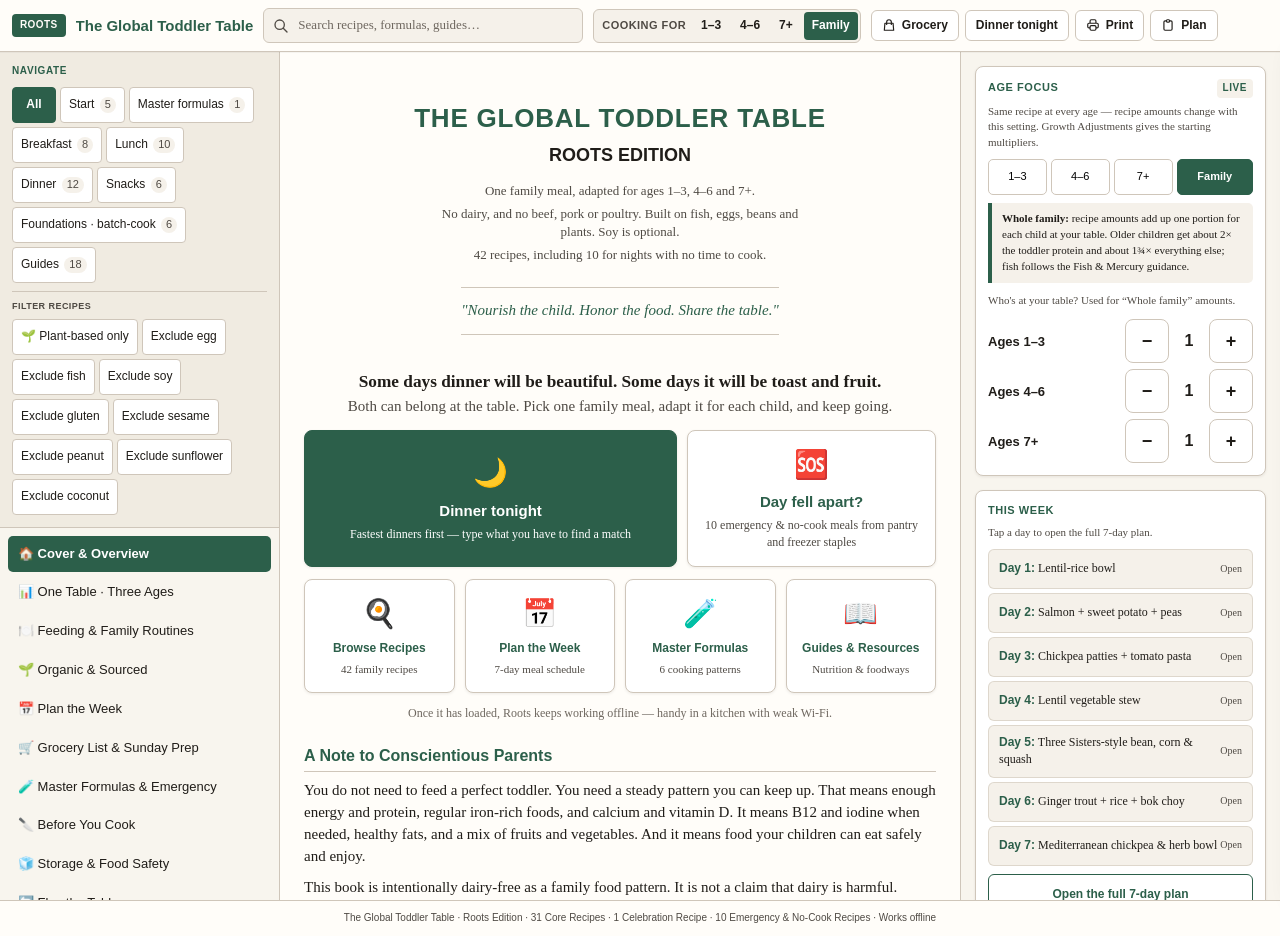
<file: roots-edition/index.html>
<!doctype html>
<html lang="en">
<head>
<meta charset="utf-8">
<meta name="viewport" content="width=device-width, initial-scale=1, viewport-fit=cover">
<meta name="theme-color" content="#2c5f4a">
<meta name="description" content="The Global Toddler Table — Roots Edition: A dairy-free, land-meat-free family food system for toddlers and young children.">
<!-- PWA Manifest -->
<link rel="manifest" href="./manifest.webmanifest">
<link rel="icon" href="./icon-192.png" sizes="192x192" type="image/png">
<link rel="icon" href="./icon-512.png" sizes="512x512" type="image/png">
<link rel="apple-touch-icon" href="./apple-touch-icon.png">
<title>The Global Toddler Table — Roots Edition</title>
<link rel="stylesheet" href="./styles.css">
</head>
<body>
<a class="skip-link" href="#main">Skip to main content</a>
<!-- Offline Indicator -->
<div class="offline-indicator" id="offline-indicator" role="status" aria-live="polite">📡 Offline Mode</div>
<div class="banner-stack no-print">
<div class="data-load-error" id="data-load-error" role="alert" aria-live="assertive" hidden>
  ⚠️ Recipes couldn't be loaded. Showing what's cached from your last visit — check your connection and reload to try again.
</div>
<div class="update-available" id="update-available" role="status" aria-live="polite" hidden>
  🔄 A new version of this app is ready.
  <button type="button" id="update-refresh">Refresh</button>
</div>
</div>

<div class="backdrop" id="backdrop" aria-hidden="true"></div>

<!-- Grocery List Panel -->
<div class="grocery-panel" id="grocery-panel" role="dialog" aria-label="Grocery list" aria-modal="false" aria-hidden="true" inert>
  <div class="grocery-header">
    <h2>🛒 Grocery List</h2>
    <button type="button" class="close-grocery" id="close-grocery" aria-label="Close grocery list">✕</button>
  </div>
  <div class="grocery-body" id="grocery-body">
    <div class="empty-state">Add ingredients from recipes to build your shopping list.<br><br>📝 Tap "Add to Grocery" on any recipe.</div>
  </div>
  <div class="grocery-actions">
    <button type="button" id="grocery-check-all">Check All</button>
    <button type="button" id="grocery-uncheck-all">Uncheck All</button>
    <button type="button" id="grocery-copy">Copy List</button>
    <button type="button" class="btn-clear-all" id="grocery-clear">Clear All</button>
  </div>
</div>

<header class="app-header">
  <span class="badge">Roots</span>
  <h1 class="app-title">The Global Toddler Table</h1>
  <div class="search-wrap">
    <label for="global-search" class="sr-only">Search recipes, formulas, guides…</label>
    <svg fill="none" stroke="currentColor" viewBox="0 0 24 24" aria-hidden="true"><path stroke-linecap="round" stroke-linejoin="round" stroke-width="2" d="M21 21l-6-6m2-5a7 7 0 11-14 0 7 7 0 0114 0z"/></svg>
    <input id="global-search" type="search" placeholder="Search recipes, formulas, guides…" aria-label="Search">
  </div>
  <div class="header-age no-print" role="group" aria-label="Cooking for age">
    <span class="header-age-label">Cooking for</span>
    <button type="button" class="header-age-btn" data-age="1-3" aria-pressed="false">1–3</button>
    <button type="button" class="header-age-btn" data-age="4-6" aria-pressed="false">4–6</button>
    <button type="button" class="header-age-btn" data-age="7+" aria-pressed="false">7+</button>
    <button type="button" class="header-age-btn" data-age="family" aria-pressed="false">Family</button>
  </div>
  <div class="header-actions">
    <button type="button" class="btn-grocery no-print" id="toggle-grocery" aria-label="Open grocery list">
      <svg width="14" height="14" fill="none" stroke="currentColor" viewBox="0 0 24 24" aria-hidden="true"><path stroke-linecap="round" stroke-linejoin="round" stroke-width="2" d="M16 11V7a4 4 0 00-8 0v4M5 9h14l1 12H4L5 9z"/></svg>
      <span>Grocery</span>
    </button>
    <button type="button" class="btn-tonight no-print" id="toggle-tonight" aria-label="Find a dinner for tonight">Dinner tonight</button>
    <button type="button" class="print-btn no-print" id="print-btn" title="Print this recipe or page" aria-label="Print">
      <svg width="14" height="14" fill="none" stroke="currentColor" viewBox="0 0 24 24" aria-hidden="true"><path stroke-linecap="round" stroke-linejoin="round" stroke-width="2" d="M17 17h2a2 2 0 002-2v-4a2 2 0 00-2-2H5a2 2 0 00-2 2v4a2 2 0 002 2h2m2 4h6a2 2 0 002-2v-4a2 2 0 00-2-2H9a2 2 0 00-2 2v4a2 2 0 002 2zm8-12V5a2 2 0 00-2-2H9a2 2 0 00-2 2v4h10z"/></svg>
      <span>Print</span>
    </button>
    <button type="button" class="btn-tools no-print" id="toggle-tools" aria-expanded="false" aria-controls="dashboard" aria-label="Open plan and weekly checks">
      <svg width="14" height="14" fill="none" stroke="currentColor" viewBox="0 0 24 24" aria-hidden="true"><path stroke-linecap="round" stroke-linejoin="round" stroke-width="2" d="M9 5H7a2 2 0 00-2 2v12a2 2 0 002 2h10a2 2 0 002-2V7a2 2 0 00-2-2h-2M9 5a2 2 0 002 2h2a2 2 0 002-2M9 5a2 2 0 012-2h2a2 2 0 012 2"/></svg>
      <span>Plan</span>
    </button>
  </div>
</header>

<div class="workspace">
  <aside class="sidebar" id="sidebar" aria-label="Navigation" role="navigation">
    <div class="sidebar-head">
      <button type="button" class="close-sidebar" id="close-sidebar" aria-label="Close navigation">✕</button>
      <h2>Navigate</h2>
      <div class="cat-row" id="cat-buttons" role="group" aria-label="Categories">
        <button type="button" class="cat-btn active" data-cat="all">All</button>
        <button type="button" class="cat-btn" data-cat="start">Start <span class="cat-count">5</span></button>
        <button type="button" class="cat-btn" data-cat="formula">Master formulas <span class="cat-count">1</span></button>
        <button type="button" class="cat-btn" data-cat="breakfast">Breakfast <span class="cat-count">8</span></button>
        <button type="button" class="cat-btn" data-cat="lunch">Lunch <span class="cat-count">10</span></button>
        <button type="button" class="cat-btn" data-cat="dinner">Dinner <span class="cat-count">12</span></button>
        <button type="button" class="cat-btn" data-cat="snack">Snacks <span class="cat-count">6</span></button>
        <button type="button" class="cat-btn" data-cat="foundation">Foundations · batch-cook <span class="cat-count">6</span></button>
        <button type="button" class="cat-btn" data-cat="guide">Guides <span class="cat-count">18</span></button>
      </div>
      <div class="allergen-filters" id="allergen-filters" role="group" aria-label="Allergen filters">
        <span class="af-label">Filter recipes</span>
        <button type="button" class="af-chip plant-chip" data-filter="plant" aria-pressed="false">🌱 Plant-based only</button>
        <button type="button" class="af-chip" data-allergen="Egg" aria-pressed="false">Exclude egg</button>
        <button type="button" class="af-chip" data-allergen="Fish" aria-pressed="false">Exclude fish</button>
        <button type="button" class="af-chip" data-allergen="Soy" aria-pressed="false">Exclude soy</button>
        <button type="button" class="af-chip" data-allergen="Gluten" aria-pressed="false">Exclude gluten</button>
        <button type="button" class="af-chip" data-allergen="Sesame" aria-pressed="false">Exclude sesame</button>
        <button type="button" class="af-chip" data-allergen="Peanut" aria-pressed="false">Exclude peanut</button>
        <button type="button" class="af-chip" data-allergen="Sunflower" aria-pressed="false">Exclude sunflower</button>
        <button type="button" class="af-chip" data-allergen="Coconut" aria-pressed="false">Exclude coconut</button>
        <button type="button" class="af-clear" id="af-clear" hidden>Clear filters</button>
      </div>
    </div>
    <div id="search-result-count" class="search-result-count" aria-live="polite"></div>
    <nav class="nav-list" id="nav-list" aria-label="Sections"></nav>
  </aside>

  <main class="main" id="main" tabindex="-1"></main>

  <aside class="dashboard" id="dashboard" aria-label="Plan and weekly checks">
    <div class="mobile-bar">
      <span style="font-family:Arial,sans-serif;font-size:11px;font-weight:700;text-transform:uppercase;letter-spacing:0.05em;color:var(--accent)">Plan</span>
      <button type="button" class="close-btn" id="close-tools" aria-label="Close plan">Close</button>
    </div>

    <div class="card">
      <h3>Age Focus <span class="progress">Live</span></h3>
      <p class="hint">Same recipe at every age — recipe amounts change with this setting. Growth Adjustments gives the starting multipliers.</p>
      <div class="age-row" role="group" aria-label="Cooking for">
        <button type="button" class="age-tab" data-age="1-3">1–3</button>
        <button type="button" class="age-tab" data-age="4-6">4–6</button>
        <button type="button" class="age-tab" data-age="7+">7+</button>
        <button type="button" class="age-tab active" data-age="family">Family</button>
      </div>
      <div class="age-note" id="age-note"><strong>Whole family:</strong> recipe amounts add up one portion for each child at your table.</div>
      <div id="household-panel"></div>
    </div>

    <div class="card">
      <h3>This Week</h3>
      <p class="hint">Tap a day to open the full 7-day plan.</p>
      <div id="meal-plan"></div>
      <button type="button" class="plan-open-full" id="open-full-plan">Open the full 7-day plan</button>
    </div>

    <div class="card">
      <h3>Parent's Weekly Reset</h3>
      <div id="checklist"></div>
    </div>

    <div class="card">
      <h3>Daily Checkpoints (1–3)</h3>
      <ul class="checkpoints">
        <li><strong>Iron</strong> 7 mg — iron-rich food daily; pair plant iron with vitamin C.</li>
        <li><strong>Calcium</strong> 700 mg — reliable anchors.</li>
        <li><strong>Vitamin D</strong> 15 mcg / 600 IU.</li>
        <li><strong>B12</strong> 0.9 mcg — fish, eggs, or a reliable fortified source.</li>
        <li><strong>Iodine</strong> 90 mcg — use iodized salt appropriately, plus seafood/fortified foods as relevant; do not increase toddler salt just to chase iodine.</li>
        <li><strong>Protein</strong> 13 g · Zinc 3 mg (rises to 5 mg by ages 4–8) · Choline 200 mg.</li>
        <li><strong>Fiber</strong> 19 g (rises to 25 g by ages 4–8) — pair with plenty of fluids.</li>
        <li><strong>Sodium</strong> ceiling — keep well under 1,200 mg/day (ages 1–3); a ceiling, not a target.</li>
      </ul>
    </div>
  </aside>
</div>

<!-- Mobile Bottom Navigation -->
<nav class="mobile-bottom-nav no-print" aria-label="Mobile navigation">
  <div class="nav-items">
    <button type="button" class="nav-btn active" data-nav="home" aria-label="Home">
      <span class="nav-icon-wrap">
        <svg viewBox="0 0 24 24" stroke-width="2" aria-hidden="true"><path stroke-linecap="round" stroke-linejoin="round" d="M3 12l2-2m0 0l7-7 7 7M5 10v10a1 1 0 001 1h3m10-11l2 2m-2-2v10a1 1 0 01-1 1h-3m-4 0a1 1 0 01-1-1v-4a1 1 0 011-1h2a1 1 0 011 1v4a1 1 0 01-1 1"/></svg>
      </span>
      <span class="nav-label">Home</span>
    </button>
    <button type="button" class="nav-btn" data-nav="recipes" aria-label="Recipes">
      <span class="nav-icon-wrap">
        <svg viewBox="0 0 24 24" stroke-width="2" aria-hidden="true"><path stroke-linecap="round" stroke-linejoin="round" d="M12 6.253v13m0-13C10.832 5.477 9.246 5 7.5 5S4.168 5.477 3 6.253v13C4.168 18.477 5.754 18 7.5 18s3.332.477 4.5 1.253m0-13C13.168 5.477 14.754 5 16.5 5c1.747 0 3.332.477 4.5 1.253v13C19.832 18.477 18.247 18 16.5 18c-1.746 0-3.332.477-4.5 1.253"/></svg>
      </span>
      <span class="nav-label">Recipes</span>
    </button>
    <button type="button" class="nav-btn" data-nav="tools" aria-label="Plan">
      <span class="nav-icon-wrap">
        <svg viewBox="0 0 24 24" stroke-width="2" aria-hidden="true"><path stroke-linecap="round" stroke-linejoin="round" d="M8 7V3m8 4V3m-9 8h10M5 21h14a2 2 0 002-2V7a2 2 0 00-2-2H5a2 2 0 00-2 2v12a2 2 0 002 2z"/></svg>
      </span>
      <span class="nav-label">Plan</span>
    </button>
    <button type="button" class="nav-btn" data-nav="grocery" aria-label="Grocery list">
      <span class="nav-icon-wrap">
        <svg viewBox="0 0 24 24" stroke-width="2" aria-hidden="true"><path stroke-linecap="round" stroke-linejoin="round" d="M16 11V7a4 4 0 00-8 0v4M5 9h14l1 12H4L5 9z"/></svg>
      </span>
      <span class="nav-label">Grocery</span>
    </button>
    <button type="button" class="nav-btn" data-nav="browse" aria-label="Contents">
      <span class="nav-icon-wrap">
        <svg viewBox="0 0 24 24" stroke-width="2" aria-hidden="true"><path stroke-linecap="round" stroke-linejoin="round" d="M4 6h16M4 12h16M4 18h16"/></svg>
      </span>
      <span class="nav-label">Contents</span>
    </button>
  </div>
</nav>

<div class="cooking-overlay" id="cooking-overlay" role="dialog" aria-modal="true" aria-label="Cooking mode">
  <div class="cooking-modal"><button type="button" class="cooking-close" id="close-cooking" aria-label="Close cooking mode">×</button><div id="cooking-content"></div></div>
</div>

<footer class="app-footer">The Global Toddler Table · Roots Edition · 31 Core Recipes · 1 Celebration Recipe · 10 Emergency &amp; No-Cook Recipes · Works offline</footer>

<script src="./app_bundle.js"></script>
<script src="./pager.js"></script>
</body>
</html>
</file>
<file: roots-edition/styles.css>
/* ===== Self-contained design system ===== */
:root {
  --paper: #fffdf9;
  --ink: #201d19;
  --muted: #4f4a44;
  --muted-light: #6e675f;
  --rule: #cfc6ba;
  --accent: #2c5f4a;
  --accent-light: #3d7a5f;
  --soft: #f5f1ea;
  --soft2: #f8f5ee;
  --soft3: #f0ebe1;
  --header-h: 52px;
  --card-shadow: 0 1px 3px rgba(32,29,25,0.08);
  --radius: 8px;
  --transition: 0.2s ease;
  --bottom-nav-h: 56px;
}
*, *::before, *::after { box-sizing: border-box; }
html, body { margin: 0; padding: 0; height: 100%; }

/* Respect the OS-level reduced-motion preference. This app has several
   small transitions and one slide-up animation (offline indicator) — none
   are essential to understanding the content, so cut them to near-zero
   rather than trying to keep every individual declaration in sync with
   this rule as new ones get added. */
@media (prefers-reduced-motion: reduce) {
  *, *::before, *::after {
    animation-duration: 0.01ms !important;
    animation-iteration-count: 1 !important;
    transition-duration: 0.01ms !important;
    scroll-behavior: auto !important;
  }
}

body {
  font-family: Georgia, "Times New Roman", serif;
  font-size: 15px;
  line-height: 1.45;
  color: var(--ink);
  background: var(--paper);
  -webkit-font-smoothing: antialiased;
}
button, input { font: inherit; }
button { cursor: pointer; }
.sr-only { position: absolute; width: 1px; height: 1px; padding: 0; margin: -1px; overflow: hidden; clip: rect(0,0,0,0); border: 0; }
.skip-link {
  position: absolute; left: -9999px; top: 0; z-index: 10000;
  padding: 10px 16px; background: var(--accent); color: #fff;
  font-family: Arial, Helvetica, sans-serif; font-size: 14px; font-weight: 600;
  border-radius: 0 0 6px 0; text-decoration: none;
}
.skip-link:focus {
  left: 0; outline: 2px solid #fff; outline-offset: 2px;
}

/* ===== Print Styles ===== */
@media print {
  .app-header, .sidebar, .dashboard, .app-footer, .no-print, .mobile-bottom-nav, .grocery-panel { display: none !important; }
  .main { max-height: none !important; padding: 20px !important; margin: 0 !important; }
  .main h1 { font-size: 28px !important; }
  .recipe-card { break-inside: avoid; page-break-inside: avoid; border: 1px solid #ddd !important; padding: 16px !important; margin: 16px 0 !important; }
  .cover-block { padding: 40px 20px !important; }
  body { background: white !important; }
}

/* ===== Header ===== */
.app-header {
  position: sticky; top: 0; z-index: 50;
  height: var(--header-h);
  display: flex; align-items: center; gap: 10px;
  padding: 0 12px;
  background: var(--paper);
  border-bottom: 1px solid var(--rule);
  box-shadow: 0 1px 0 rgba(32,29,25,0.04);
}
.badge {
  background: var(--accent); color: var(--paper);
  font-family: Arial, Helvetica, sans-serif;
  font-size: 10px; font-weight: 700; letter-spacing: 0.04em;
  text-transform: uppercase; padding: 4px 8px; border-radius: 4px; flex-shrink: 0;
}
.app-title {
  font-family: Arial, Helvetica, sans-serif;
  font-size: 15px; font-weight: 700; color: var(--accent);
  margin: 0; white-space: nowrap; overflow: hidden; text-overflow: ellipsis;
}
.search-wrap { flex: 1; min-width: 0; max-width: 320px; position: relative; }
.search-wrap svg {
  position: absolute; left: 10px; top: 50%; transform: translateY(-50%);
  width: 16px; height: 16px; color: var(--muted); pointer-events: none;
}
.search-wrap input {
  width: 100%; padding: 7px 10px 7px 34px;
  border: 1px solid var(--rule); border-radius: 6px;
  background: var(--soft); color: var(--ink); font-size: 13px;
  transition: var(--transition);
}
.search-wrap input:focus { outline: none; border-color: var(--accent); background: #fff; box-shadow: 0 0 0 2px rgba(44,95,74,0.15); }
.search-wrap input::placeholder { color: var(--muted-light); }

.header-actions { display: flex; gap: 6px; align-items: center; }
.header-age {
  display: flex; align-items: center; gap: 3px;
  padding: 2px; border: 1px solid var(--rule); border-radius: 6px;
  background: var(--soft); flex-shrink: 0;
}
.header-age-label {
  font-family: Arial, Helvetica, sans-serif;
  font-size: 9px; font-weight: 700; text-transform: uppercase;
  letter-spacing: 0.04em; color: var(--muted);
  padding: 0 4px 0 6px;
}
.header-age-btn {
  padding: 5px 8px; border: none; border-radius: 4px;
  background: transparent; color: var(--ink);
  font-family: Arial, Helvetica, sans-serif; font-size: 11px; font-weight: 600;
  min-height: 28px; transition: var(--transition);
}
.header-age-btn:hover { background: #fff; }
.header-age-btn.active {
  background: var(--accent); color: #fff;
}
@media (max-width: 720px) {
  .header-age-label { display: none; }
  .header-age-btn { padding: 5px 6px; font-size: 10px; }
  .app-title { display: none; }
}
.btn-tools, .print-btn, .btn-grocery, .btn-tonight {
  flex-shrink: 0;
  display: inline-flex; align-items: center; gap: 6px;
  padding: 6px 10px; border: 1px solid var(--rule); border-radius: 6px;
  background: #fff; color: var(--ink);
  font-family: Arial, Helvetica, sans-serif; font-size: 12px; font-weight: 600;
  transition: var(--transition);
}
.btn-tools:hover, .btn-tools:focus, .print-btn:hover, .btn-grocery:hover, .btn-tonight:hover { background: var(--soft); outline: none; }
.btn-tools:focus-visible, .print-btn:focus-visible, .btn-grocery:focus-visible, .btn-tonight:focus-visible { outline: 2px solid var(--accent); outline-offset: 2px; }
.btn-grocery.active { background: var(--accent); color: #fff; border-color: var(--accent); }

/* ===== Layout ===== */
.workspace { display: flex; min-height: calc(100vh - var(--header-h)); }
.sidebar {
  width: 280px; flex-shrink: 0;
  background: var(--soft2); border-right: 1px solid var(--rule);
  display: flex; flex-direction: column;
  max-height: calc(100vh - var(--header-h)); overflow-y: auto;
}
.sidebar-head {
  padding: 12px; border-bottom: 1px solid var(--rule); background: var(--soft3);
  position: sticky; top: 0; z-index: 2;
}
.sidebar-head .close-sidebar {
  display: none;
  float: right;
  background: none;
  border: none;
  font-size: 18px;
  color: var(--muted);
  padding: 0 4px;
  line-height: 1;
}
.sidebar-head .close-sidebar:hover { color: var(--ink); }
.sidebar-head h2 {
  margin: 0 0 8px; font-family: Arial, Helvetica, sans-serif;
  font-size: 10px; font-weight: 700; text-transform: uppercase; letter-spacing: 0.06em; color: var(--accent);
}
.cat-row { display: flex; flex-wrap: wrap; gap: 4px; }
.cat-btn {
  padding: 4px 8px; border-radius: 4px; border: 1px solid var(--rule);
  background: #fff; color: var(--ink);
  font-family: Arial, Helvetica, sans-serif; font-size: 11px;
  transition: var(--transition);
}
.cat-btn:hover { background: var(--soft); }
.cat-btn.active { background: var(--accent); color: #fff; border-color: var(--accent); font-weight: 600; }
.allergen-filters {
  display: flex; flex-wrap: wrap; gap: 4px; margin-top: 8px; padding-top: 8px;
  border-top: 1px solid var(--rule);
}
.allergen-filters .af-label {
  width: 100%;
  font-family: Arial, Helvetica, sans-serif;
  font-size: 9px; font-weight: 700; text-transform: uppercase; letter-spacing: 0.05em;
  color: var(--muted); margin-bottom: 2px;
}
.af-chip {
  padding: 4px 8px; border-radius: 4px; border: 1px solid var(--rule);
  background: #fff; color: var(--ink);
  font-family: Arial, Helvetica, sans-serif; font-size: 11px;
  transition: var(--transition); min-height: 28px;
}
.af-chip:hover { background: var(--soft); }
.af-chip.active {
  background: #8b3a3a; color: #fff; border-color: #8b3a3a; font-weight: 600;
}
.af-chip.plant-chip.active {
  background: var(--accent); border-color: var(--accent);
}
.af-clear {
  padding: 4px 8px; border-radius: 4px; border: 1px dashed var(--rule);
  background: transparent; color: var(--muted);
  font-family: Arial, Helvetica, sans-serif; font-size: 10px; min-height: 28px;
}
.af-clear:hover { color: var(--ink); border-color: var(--ink); }

.cat-btn .cat-count {
  display: inline-block;
  background: var(--soft);
  color: var(--muted);
  border-radius: 8px;
  padding: 0 5px;
  font-size: 9px;
  margin-left: 2px;
}
.cat-btn.active .cat-count { background: rgba(255,255,255,0.2); color: rgba(255,255,255,0.8); }
.nav-list { padding: 8px; display: flex; flex-direction: column; gap: 2px; flex: 1; overflow-y: auto; }
.nav-item {
  display: block; width: 100%; text-align: left;
  padding: 7px 10px; border: none; border-radius: 5px;
  background: transparent; color: var(--ink);
  font-family: Arial, Helvetica, sans-serif; font-size: 12px;
  transition: var(--transition);
}
.nav-item:hover { background: #efece6; }
.nav-item:focus-visible { outline: 2px solid var(--accent); outline-offset: -2px; }
.nav-item.active { background: var(--accent); color: #fff; font-weight: 600; }
.nav-item .match-highlight { background: #d4e8d0; padding: 0 2px; border-radius: 2px; }
.nav-item.active .match-highlight { background: rgba(255,255,255,0.3); }
.nav-item .nav-badge {
  float: right;
  font-size: 9px;
  color: var(--muted-light);
  background: var(--soft);
  padding: 1px 6px;
  border-radius: 3px;
}
.nav-item.active .nav-badge { background: rgba(255,255,255,0.2); color: rgba(255,255,255,0.8); }
.search-result-count {
  padding: 4px 10px 8px;
  font-size: 11px;
  color: var(--muted);
  font-family: Arial, Helvetica, sans-serif;
}

.main {
  flex: 1; min-width: 0;
  padding: 20px 24px 80px;
  max-width: 860px; margin: 0 auto;
  overflow-y: auto; max-height: calc(100vh - var(--header-h));
}
.main h1 {
  font-family: Arial, Helvetica, sans-serif;
  font-size: 22px; font-weight: 700; color: var(--accent);
  margin: 0 0 12px;
}
.main h2 {
  font-family: Arial, Helvetica, sans-serif;
  font-size: 16px; font-weight: 700; color: var(--accent);
  margin: 22px 0 8px; padding-bottom: 4px; border-bottom: 1px solid var(--rule);
}
.main h3 {
  font-family: Arial, Helvetica, sans-serif;
  font-size: 14px; font-weight: 700; color: var(--accent); margin: 16px 0 6px;
}
.main p { margin: 0 0 10px; }
.main ul { margin: 0 0 12px; padding-left: 1.2em; }
.main li { margin-bottom: 4px; }
.meta { font-size: 12px; color: var(--muted); margin-bottom: 10px; }
.callout {
  border-left: 4px solid var(--accent); background: var(--soft);
  padding: 10px 12px; margin: 12px 0; border-radius: 0 6px 6px 0; font-size: 13px;
}
.callout strong { color: var(--accent); }
table { width: 100%; border-collapse: collapse; font-size: 12px; margin: 12px 0; }
th, td { border: 1px solid var(--rule); padding: 6px 8px; vertical-align: top; text-align: left; }
th { background: #eee9e1; font-family: Arial, Helvetica, sans-serif; font-size: 11px; }
.cover-block { text-align: center; padding: 28px 12px 20px; }
.cover-block .title { font-family: Arial, Helvetica, sans-serif; font-size: 26px; font-weight: 800; letter-spacing: 0.03em; color: var(--accent); margin-bottom: 4px; }
.cover-block .subtitle { font-family: Arial, Helvetica, sans-serif; font-size: 18px; font-weight: 700; margin-bottom: 14px; }
.cover-block .tag { font-size: 13px; color: var(--muted); margin: 4px auto; max-width: 28em; }
.cover-block .motto { font-style: italic; font-size: 15px; color: var(--accent); margin-top: 18px; padding: 12px 0; border-top: 1px solid var(--rule); border-bottom: 1px solid var(--rule); display: inline-block; }
.quick-check { font-family: Arial, Helvetica, sans-serif; font-size: 13px; line-height: 1.8; }
.quick-check li { list-style: none; }
.quick-check li::before { content: "✓ "; color: var(--accent); font-weight: 700; }
.empty-category-state { text-align: center; padding: 40px 20px; color: var(--muted); }
.empty-category-state .icon { font-size: 48px; display: block; margin-bottom: 16px; }
.empty-category-state h2 { border-bottom: none; color: var(--muted); }
.empty-category-state .suggestion { font-size: 13px; margin-top: 8px; }

/* ===== Recipe Cards ===== */
.recipe-card {
  background: #fff;
  border: 1px solid var(--rule);
  border-radius: var(--radius);
  padding: 20px 22px;
  margin: 16px 0;
  box-shadow: var(--card-shadow);
  transition: var(--transition);
}
@media (hover: hover) {
  .recipe-card:hover { box-shadow: 0 2px 8px rgba(32,29,25,0.12); }
}
.recipe-card h2 {
  border-bottom: none;
  margin: 0 0 4px;
  font-size: 20px;
}
.recipe-meta {
  display: flex;
  flex-wrap: wrap;
  gap: 8px 16px;
  font-size: 12px;
  color: var(--muted);
  margin-bottom: 10px;
  padding-bottom: 10px;
  border-bottom: 1px solid var(--soft3);
}
.recipe-meta .influence { font-style: italic; }
.recipe-meta .role { font-weight: 600; color: var(--accent); }
.recipe-meta .badge-tag {
  display: inline-flex;
  align-items: center;
  gap: 4px;
  padding: 2px 8px;
  border-radius: 4px;
  background: var(--soft);
  font-size: 10px;
  font-family: Arial, Helvetica, sans-serif;
  font-weight: 600;
  color: var(--muted);
}
.recipe-meta .badge-tag.dietary { background: #e6f0ea; color: var(--accent); }
.recipe-meta .badge-tag.allergen { background: #f5e6e6; color: #8b3a3a; }
.recipe-meta .badge-tag.time { background: #e6edf5; color: #2a4a6b; }
.recipe-meta .badge-tag.difficulty { background: #f5f0e6; color: #7a6b4a; }

.recipe-section { margin: 6px 0; }
.recipe-section strong {
  font-family: Arial, Helvetica, sans-serif;
  font-size: 11px;
  font-weight: 700;
  text-transform: uppercase;
  letter-spacing: 0.04em;
  color: var(--accent);
  display: block;
  margin-bottom: 2px;
}
.ingredients-list {
  list-style: none;
  padding: 0;
  margin: 0 0 8px 0;
  font-size: 13px;
}
.ingredients-list li {
  padding: 2px 0;
  border-bottom: 1px dotted var(--soft3);
}
.ingredients-list li:last-child { border-bottom: none; }
.method-text { font-size: 13px; line-height: 1.6; }
.safety-note {
  background: var(--soft);
  border-radius: 6px;
  padding: 10px 14px;
  font-size: 13px;
  border-left: 3px solid var(--accent);
  margin: 8px 0;
}
.variations-note { font-size: 12px; color: var(--muted); margin-top: 6px; }
.age-adaptation {
  margin: 10px 0 14px;
  padding: 9px 11px;
  border-left: 3px solid var(--accent);
  background: var(--soft);
  border-radius: 0 6px 6px 0;
  font-size: 12px;
  line-height: 1.5;
}
.recipe-actions {
  display: flex;
  gap: 8px;
  margin-top: 12px;
  padding-top: 12px;
  border-top: 1px solid var(--soft3);
  flex-wrap: wrap;
}
.btn-favorite, .btn-grocery-add {
  padding: 6px 14px;
  border: 1px solid var(--rule);
  border-radius: 4px;
  background: #fff;
  font-family: Arial, Helvetica, sans-serif;
  font-size: 11px;
  font-weight: 600;
  transition: var(--transition);
  min-height: 36px;
}
.btn-favorite:hover, .btn-grocery-add:hover { background: var(--soft); }
.btn-favorite:focus-visible, .btn-grocery-add:focus-visible { outline: 2px solid var(--accent); outline-offset: 2px; }
.btn-favorite.active { background: #fdf0e6; border-color: #d4a574; color: #6b4a2a; }
.btn-grocery-add.added { background: var(--accent); color: #fff; border-color: var(--accent); }

/* ===== Dashboard ===== */
.dashboard {
  width: 320px; flex-shrink: 0;
  background: var(--soft2); border-left: 1px solid var(--rule);
  padding: 14px; display: flex; flex-direction: column; gap: 14px;
  max-height: calc(100vh - var(--header-h)); overflow-y: auto;
  transition: transform 0.25s ease, opacity 0.2s ease;
}
.dashboard.collapsed { width: 0; padding: 0; opacity: 0; overflow: hidden; border: none; }
.card {
  background: #fff; border: 1px solid var(--rule); border-radius: var(--radius);
  padding: 12px; box-shadow: var(--card-shadow);
}
.card h3 {
  margin: 0 0 6px; font-family: Arial, Helvetica, sans-serif;
  font-size: 11px; font-weight: 700; text-transform: uppercase; letter-spacing: 0.05em; color: var(--accent);
  display: flex; justify-content: space-between; align-items: center;
}
.card .hint { font-size: 11px; color: var(--muted); margin: 0 0 8px; }
.age-row { display: grid; grid-template-columns: 1fr 1fr 1fr; gap: 4px; margin-bottom: 8px; }
.age-tab {
  padding: 7px 4px; border-radius: 5px; border: 1px solid var(--rule);
  background: #fff; font-family: Arial, Helvetica, sans-serif; font-size: 11px; text-align: center;
  transition: var(--transition);
  min-height: 36px;
}
.age-tab:hover { background: var(--soft); }
.age-tab.active { background: var(--accent); color: #fff; border-color: var(--accent); font-weight: 600; }
.age-note {
  font-size: 11px; background: var(--soft); border-left: 4px solid var(--accent);
  padding: 8px 10px; border-radius: 0 5px 5px 0;
}
.meal-day {
  display: flex; justify-content: space-between; align-items: center;
  padding: 8px 10px; margin-bottom: 4px; border-radius: 6px;
  background: var(--soft); border: 1px solid rgba(207,198,186,0.6);
  font-size: 12px; cursor: pointer;
  transition: var(--transition);
  min-height: 40px;
}
.meal-day:hover { background: #eee8dc; transform: translateX(2px); }
.meal-day strong { color: var(--accent); font-family: Arial, Helvetica, sans-serif; }
.check-row {
  display: flex; align-items: flex-start; gap: 8px;
  font-size: 12px; padding: 6px 4px; cursor: pointer;
  transition: var(--transition);
  min-height: 32px;
}
.check-row:hover { background: var(--soft); margin: 0 -4px; padding: 6px 4px; border-radius: 4px; }
.check-row input { margin-top: 2px; accent-color: var(--accent); min-width: 16px; min-height: 16px; }
.check-row.done span { text-decoration: line-through; color: var(--muted); }
.progress { font-size: 10px; font-weight: 700; background: var(--soft); padding: 2px 6px; border-radius: 4px; color: var(--accent); }
.checkpoints { font-size: 12px; color: var(--muted); margin: 0; padding-left: 1.1em; }
.checkpoints li { margin-bottom: 4px; }
.checkpoints strong { color: var(--ink); }

/* ===== Grocery List Panel ===== */
.grocery-panel {
  position: fixed;
  top: var(--header-h);
  right: 0;
  bottom: 0;
  width: min(100%, 380px);
  background: var(--paper);
  box-shadow: -4px 0 24px rgba(32,29,25,0.12);
  z-index: 75;
  transform: translateX(105%);
  transition: transform 0.3s ease;
  display: flex;
  flex-direction: column;
  padding: 0;
}
.grocery-panel.open { transform: translateX(0); }
.grocery-panel .grocery-header {
  padding: 14px 16px;
  border-bottom: 1px solid var(--rule);
  display: flex;
  justify-content: space-between;
  align-items: center;
  background: var(--soft2);
  flex-shrink: 0;
}
.grocery-panel .grocery-header h2 {
  margin: 0;
  font-family: Arial, Helvetica, sans-serif;
  font-size: 14px;
  font-weight: 700;
  color: var(--accent);
}
.grocery-panel .grocery-header .close-grocery {
  background: none;
  border: none;
  font-size: 20px;
  color: var(--muted);
  padding: 0 4px;
  min-height: 36px;
  min-width: 36px;
}
.grocery-panel .grocery-header .close-grocery:hover { color: var(--ink); }
.grocery-panel .grocery-body {
  flex: 1;
  overflow-y: auto;
  padding: 12px 16px;
}
.grocery-panel .grocery-body .empty-state {
  text-align: center;
  color: var(--muted);
  padding: 40px 20px;
  font-style: italic;
}
.grocery-panel .grocery-item {
  display: flex;
  align-items: center;
  gap: 10px;
  padding: 6px 4px;
  border-bottom: 1px solid var(--soft3);
  font-size: 13px;
  min-height: 36px;
}
.grocery-panel .grocery-item input[type="checkbox"] {
  accent-color: var(--accent);
  min-width: 16px;
  min-height: 16px;
}
.grocery-panel .grocery-item .grocery-text.checked {
  text-decoration: line-through;
  color: var(--muted);
}
.grocery-panel .grocery-item .grocery-source {
  font-size: 10px;
  color: var(--muted-light);
  margin-left: auto;
}
.grocery-panel .grocery-actions {
  padding: 12px 16px;
  border-top: 1px solid var(--rule);
  display: flex;
  gap: 8px;
  flex-shrink: 0;
  background: var(--soft2);
  flex-wrap: wrap;
}
.grocery-panel .grocery-actions button {
  padding: 6px 14px;
  border: 1px solid var(--rule);
  border-radius: 4px;
  background: #fff;
  font-family: Arial, Helvetica, sans-serif;
  font-size: 11px;
  font-weight: 600;
  transition: var(--transition);
  min-height: 36px;
}
.grocery-panel .grocery-actions button:hover { background: var(--soft); }
.grocery-panel .grocery-actions .btn-clear-all { color: #8b3a3a; border-color: #e6c5c5; }

/* ===== Mobile Bottom Navigation ===== */
.mobile-bottom-nav {
  display: none;
  position: fixed;
  bottom: 0;
  left: 0;
  right: 0;
  z-index: 60;
  background: var(--paper);
  border-top: 1px solid var(--rule);
  padding: 4px 0 env(safe-area-inset-bottom, 4px);
  box-shadow: 0 -2px 10px rgba(32,29,25,0.08);
  height: var(--bottom-nav-h);
}
.mobile-bottom-nav .nav-items {
  display: flex;
  justify-content: space-around;
  align-items: center;
  height: 100%;
}
.mobile-bottom-nav .nav-btn {
  display: flex;
  flex-direction: column;
  align-items: center;
  gap: 1px;
  padding: 2px 8px;
  border: none;
  background: transparent;
  color: var(--muted);
  font-family: Arial, Helvetica, sans-serif;
  font-size: 8px;
  font-weight: 600;
  text-transform: uppercase;
  letter-spacing: 0.04em;
  transition: var(--transition);
  min-height: 44px;
  min-width: 44px;
  position: relative;
}
.mobile-bottom-nav .nav-btn svg {
  width: 22px;
  height: 22px;
  stroke: currentColor;
  fill: none;
}
.mobile-bottom-nav .nav-btn.active {
  color: var(--accent);
}
.mobile-bottom-nav .nav-btn:focus-visible {
  outline: 2px solid var(--accent);
  outline-offset: 2px;
  border-radius: 4px;
}
.mobile-bottom-nav .nav-btn .nav-badge {
  background: var(--accent);
  color: #fff;
  font-size: 8px;
  padding: 1px 5px;
  border-radius: 8px;
  position: absolute;
  top: 0;
  right: -4px;
}
.mobile-bottom-nav .nav-btn .nav-icon-wrap {
  position: relative;
}
.mobile-bottom-nav .nav-btn.active .nav-label { color: var(--accent); }

/* ===== Backdrop ===== */
.backdrop {
  display: none; position: fixed; inset: 0;
  background: rgba(32,29,25,0.35); z-index: 55;
  opacity: 0; transition: opacity 0.2s ease;
}
.backdrop.visible { display: block; opacity: 1; }
.mobile-bar {
  display: none; align-items: center; justify-content: space-between;
  padding-bottom: 10px; margin-bottom: 8px; border-bottom: 1px solid var(--rule);
  position: sticky; top: 0; background: var(--soft2); z-index: 2;
}
.mobile-bar .close-btn {
  font-family: Arial, Helvetica, sans-serif; font-size: 12px; font-weight: 600;
  padding: 8px 14px; min-height: 36px; border: 1px solid var(--rule);
  border-radius: 6px; background: #fff;
}

/* ===== Quick Start ===== */
.quick-start-grid {
  display: grid;
  grid-template-columns: repeat(auto-fit, minmax(140px, 1fr));
  gap: 10px;
  margin: 12px 0;
}
.quick-start-card {
  background: #fff;
  border: 1px solid var(--rule);
  border-radius: var(--radius);
  padding: 14px;
  text-align: center;
  cursor: pointer;
  transition: var(--transition);
  box-shadow: var(--card-shadow);
  min-height: 100px;
}
.quick-start-card:hover {
  transform: translateY(-2px);
  box-shadow: 0 4px 12px rgba(32,29,25,0.12);
}
.quick-start-card .icon {
  font-size: 28px;
  display: block;
  margin-bottom: 6px;
}
.quick-start-card .label {
  font-family: Arial, Helvetica, sans-serif;
  font-size: 12px;
  font-weight: 600;
  color: var(--accent);
}
.quick-start-card .desc {
  font-size: 11px;
  color: var(--muted);
  margin-top: 4px;
}

/* ===== Home: reassurance + start-here hero ===== */
.home-reassure { margin: 14px 0 6px; text-align: center; }
.home-reassure p { margin: 2px 0; color: var(--muted); }
.home-reassure .home-reassure-lead { font-size: 1.15em; font-weight: 600; color: var(--ink); }
.home-hero { display: grid; grid-template-columns: 3fr 2fr; gap: 10px; margin: 12px 0 4px; }
.home-hero-card { min-height: 120px; display: flex; flex-direction: column; justify-content: center; }
.home-hero-card .label { font-size: 15px; }
.home-hero-card .desc { font-size: 12px; }
.home-hero-card.primary { background: var(--accent); border-color: var(--accent); }
.home-hero-card.primary .label, .home-hero-card.primary .desc { color: #fff; }
.home-hero-card:focus-visible, .quick-start-card:focus-visible { outline: 3px solid var(--accent-light); outline-offset: 2px; }
.home-offline { text-align: center; font-size: 12px; color: var(--muted-light); margin: 4px 0 16px; }
@media (max-width: 600px) { .home-hero { grid-template-columns: 1fr; } }

/* ===== Integrated cooking tools ===== */
.tonight-filters { display:flex; flex-wrap:wrap; gap:8px; margin:12px 0 16px; }
.pantry-input { width:100%; padding:10px 12px; border:1px solid var(--rule); border-radius:6px; background:#fff; color:var(--ink); font:14px Georgia,"Times New Roman",serif; }
.pantry-input:focus { outline:2px solid rgba(44,95,74,.22); border-color:var(--accent); }
.pantry-help { font-size:12px; color:var(--muted); margin:5px 0 12px; }
.tonight-filters button, .btn-cooking-mode { padding:8px 12px; border:1px solid var(--rule); border-radius:6px; background:#fff; color:var(--ink); font-family:Arial,Helvetica,sans-serif; font-size:12px; font-weight:600; }
.tonight-filters button.active, .btn-cooking-mode { background:var(--accent); border-color:var(--accent); color:#fff; }
.tonight-result { display:flex; justify-content:space-between; align-items:center; gap:12px; padding:12px; border:1px solid var(--rule); border-radius:var(--radius); margin:8px 0; background:#fff; }
.tonight-result button { padding:7px 10px; border:1px solid var(--rule); border-radius:5px; background:var(--soft); font:600 12px Arial,Helvetica,sans-serif; }
.cooking-overlay { position:fixed; inset:0; z-index:100; display:none; align-items:center; justify-content:center; padding:20px; background:rgba(32,29,25,.68); }
.cooking-overlay.open { display:flex; }
.cooking-modal { width:min(620px,100%); max-height:90vh; overflow:auto; background:var(--paper); border-radius:var(--radius); padding:22px; position:relative; }
.cooking-modal h2 { color:var(--accent); font:700 20px Arial,Helvetica,sans-serif; margin:0 36px 14px 0; }
.cooking-close { position:absolute; right:12px; top:10px; border:none; background:none; font-size:24px; color:var(--muted); }
.cooking-step { padding:10px 0; border-bottom:1px solid var(--soft3); line-height:1.55; }
.step-number { display:inline-grid; place-items:center; width:24px; height:24px; margin-right:8px; border-radius:50%; background:var(--accent); color:#fff; font:700 12px Arial,Helvetica,sans-serif; }
.timer-controls { display:flex; gap:8px; flex-wrap:wrap; margin-top:16px; }
.timer-controls button { padding:8px 12px; border:1px solid var(--rule); border-radius:6px; background:#fff; font:600 12px Arial,Helvetica,sans-serif; }
.timer-display { font:700 38px Arial,Helvetica,sans-serif; color:var(--accent); text-align:center; padding:14px; background:var(--soft); border-radius:var(--radius); margin:14px 0; }

/* ===== Focus Management =====
   Focus trapping for modals (sidebar, dashboard, grocery panel, cooking
   overlay) is handled entirely in JS by FocusManager, which walks each
   modal's actual focusable elements on every Tab keypress rather than
   relying on sentinel divs at the start/end of the markup. No sentinel
   CSS is needed here — see FocusManager in app_bundle.js. */

/* ===== Offline Indicator ===== */
.offline-indicator {
  display: none;
  position: fixed;
  bottom: calc(var(--bottom-nav-h) + 4px);
  left: 50%;
  transform: translateX(-50%);
  z-index: 45;
  background: #8b3a3a;
  color: #fff;
  padding: 4px 14px;
  border-radius: 20px;
  font-family: Arial, Helvetica, sans-serif;
  font-size: 10px;
  font-weight: 600;
  letter-spacing: 0.04em;
  text-transform: uppercase;
  box-shadow: 0 2px 8px rgba(0,0,0,0.2);
  animation: slideUp 0.3s ease;
}
.offline-indicator.visible { display: block; }

/* ===== Data Load Error Banner ===== */
/* Both status banners share one fixed container just below the sticky header, so they
   stack at their real heights (the error text wraps on phones) and never cover the header. */
.banner-stack { position: fixed; top: var(--header-h); left: 0; right: 0; z-index: 60; }
.data-load-error {
  display: none;
  background: #8b3a3a;
  color: #fff;
  padding: 8px 16px;
  font-size: 13px;
  font-weight: 500;
  text-align: center;
  box-shadow: 0 2px 8px rgba(0,0,0,0.2);
}
.data-load-error.visible { display: block; }

/* ===== Update Available Banner ===== */
.update-available {
  display: none;
  background: var(--accent);
  color: #fff;
  padding: 8px 16px;
  font-size: 13px;
  font-weight: 500;
  text-align: center;
  box-shadow: 0 2px 8px rgba(0,0,0,0.2);
}
.update-available.visible { display: block; }
.update-available button {
  margin-left: 10px;
  padding: 3px 12px;
  border: 1px solid #fff;
  border-radius: 4px;
  background: transparent;
  color: #fff;
  font: 600 12px Arial, Helvetica, sans-serif;
}
.update-available button:hover { background: rgba(255,255,255,0.15); }

@keyframes slideUp {
  from { transform: translateX(-50%) translateY(20px); opacity: 0; }
  to { transform: translateX(-50%) translateY(0); opacity: 1; }
}

/* ===== Responsive ===== */
@media (max-width: 900px) {
  .sidebar {
    position: fixed;
    top: var(--header-h);
    left: 0;
    bottom: 0;
    width: min(88vw, 360px);
    max-height: none;
    border-right: 1px solid var(--rule);
    border-bottom: none;
    z-index: 65;
    transform: translateX(-105%);
    transition: transform 0.25s cubic-bezier(0.4, 0, 0.2, 1);
    box-shadow: 4px 0 24px rgba(32,29,25,0.12);
    overflow-y: auto;
    background: var(--paper);
  }
  body.mobile-browse-open .sidebar { transform: translateX(0); }
  body.mobile-browse-open .backdrop { display: block; opacity: 1; }
  .sidebar-head .close-sidebar { display: block; }
  .workspace { flex-direction: column; }
  .main { max-height: none; padding: 16px 16px calc(var(--bottom-nav-h) + 16px); }
  .dashboard {
    position: fixed; top: 0; right: 0; bottom: 0;
    width: min(100%, 340px); max-height: none;
    z-index: 70; transform: translateX(100%);
    box-shadow: -4px 0 24px rgba(32,29,25,0.12);
    transition: transform 0.25s cubic-bezier(0.4, 0, 0.2, 1);
  }
  .dashboard.open { transform: translateX(0); }
  .dashboard.collapsed { width: min(100%, 340px); opacity: 1; padding: 14px; overflow-y: auto; }
  .mobile-bar { display: flex; }
  .mobile-bottom-nav { display: block; }
  .app-title { font-size: 13px; }
  .recipe-card { padding: 14px 16px; }
  .quick-start-grid { grid-template-columns: 1fr 1fr; }
  .grocery-panel {
    top: 0;
    z-index: 80;
  }
  .offline-indicator { bottom: calc(var(--bottom-nav-h) + 8px); }
}

@media (max-width: 480px) {
  .app-header { gap: 6px; padding: 0 8px; }
  .search-wrap { max-width: 140px; }
  .btn-tools span, .print-btn span, .btn-grocery span {
    position: absolute;
    width: 1px;
    height: 1px;
    padding: 0;
    margin: -1px;
    overflow: hidden;
    clip: rect(0,0,0,0);
    border: 0;
  }
  .btn-tools, .print-btn, .btn-grocery {
    padding: 6px 8px;
    min-width: 36px;
    justify-content: center;
  }
  .quick-start-grid { grid-template-columns: 1fr 1fr; gap: 6px; }
  .quick-start-card { padding: 10px; min-height: 80px; }
  .quick-start-card .icon { font-size: 22px; }
  .recipe-meta { gap: 4px 8px; font-size: 11px; }
  .recipe-card { padding: 12px; }
}

.app-footer {
  text-align: center; padding: 10px;
  font-family: Arial, Helvetica, sans-serif; font-size: 10px; color: var(--muted);
  border-top: 1px solid var(--rule); background: var(--paper);
}

/* ===== Parent-first usability pass (2026-09-24) ===== */
/* Age switch on every recipe card: the book's "one meal, three ages" premise, one tap away */
.recipe-age-switch { display: flex; align-items: center; gap: 6px; flex-wrap: wrap; margin: 12px 0 8px; }
.recipe-age-label { font: 700 11px Arial, Helvetica, sans-serif; text-transform: uppercase; letter-spacing: 0.05em; color: var(--muted); margin-right: 2px; }
.recipe-age-btn {
  min-height: 44px; min-width: 56px; padding: 8px 14px;
  border: 1px solid var(--rule); border-radius: 22px; background: #fff; color: var(--ink);
  font: 600 14px Arial, Helvetica, sans-serif; cursor: pointer;
}
.recipe-age-btn.active { background: var(--accent); border-color: var(--accent); color: #fff; }
.recipe-age-btn:focus-visible { outline: 3px solid var(--accent-light); outline-offset: 2px; }

/* Recipe actions sit above the ingredients, at comfortable touch size */
.recipe-actions { margin: 10px 0 14px; }
.recipe-actions .btn-favorite, .recipe-actions .btn-grocery-add, .recipe-actions .btn-cooking-mode {
  min-height: 44px; padding: 10px 14px; font-size: 14px;
}

@media (max-width: 480px) {
  /* Tools already lives in the bottom bar; printing is rare on a phone */
  .app-header .print-btn, .app-header .btn-tools { display: none; }
  .app-header .btn-grocery span {
    position: static; width: auto; height: auto; margin: 0; overflow: visible; clip: auto;
  }
  .app-header .btn-grocery, .app-header .btn-tonight { min-height: 44px; padding: 8px 10px; font-size: 13px; }
  .search-wrap { max-width: none; }
  .search-wrap input { min-height: 44px; font-size: 16px; } /* 16px also stops iOS zoom-on-focus */
}
.recipe-actions { border-top: none; padding-top: 0; }
.cat-btn.active .cat-count { background: rgba(0,0,0,0.25); color: #fff; } /* contrast fix: was 3.51:1 */
@media (max-width: 480px) { .app-header .badge { display: none; } } /* frees room so "Search" isn't cut off; brand still leads the home page */
/* Dinner tonight / Day fell apart: comfortable touch sizes on the primary path */
.pantry-input { min-height: 44px; font-size: 16px; }
.tonight-filters button { min-height: 44px; }
.tonight-result button { min-height: 44px; padding: 10px 14px; font-size: 14px; }
/* Drawers on phones: grocery panel + Tools (found by ui_audit.py) */
@media (max-width: 900px) {
  .grocery-panel .grocery-header .close-grocery,
  .grocery-panel .grocery-actions button,
  .mobile-bar .close-btn,
  .age-tab { min-height: 44px; min-width: 44px; }
  .dashboard input[type="checkbox"], .grocery-panel input[type="checkbox"] { width: 24px; height: 24px; flex-shrink: 0; }
}
@media (max-width: 900px) { #checklist label { min-height: 44px; } }
/* ===== Sidebar recipe groups (2026-10-01) ===== */
.nav-group-heading { padding: 12px 10px 4px; font: 700 10px Arial, Helvetica, sans-serif; text-transform: uppercase; letter-spacing: 0.06em; color: var(--muted); }
.nav-group-toggle {
  display: flex; align-items: center; gap: 6px; width: 100%; text-align: left;
  padding: 8px 10px; min-height: 36px; border: none; border-radius: 5px;
  background: transparent; color: var(--ink); font: 600 12px Arial, Helvetica, sans-serif;
  transition: var(--transition);
}
.nav-group-toggle:hover { background: #efece6; }
.nav-group-toggle:focus-visible { outline: 2px solid var(--accent); outline-offset: -2px; }
.nav-group-caret { display: inline-block; width: 10px; font-size: 10px; color: var(--muted); transition: transform 0.15s ease; }
.nav-group-toggle[aria-expanded="true"] .nav-group-caret { transform: rotate(90deg); }
.nav-group-count { margin-left: auto; font-size: 10px; background: var(--soft); color: var(--muted); border-radius: 8px; padding: 0 6px; }
.nav-group-items { display: flex; flex-direction: column; gap: 2px; padding-left: 14px; }
.nav-group-items[hidden] { display: none; }
@media (max-width: 900px) { .nav-group-toggle { min-height: 44px; font-size: 13px; } }

/* ===== 2026-10-02: launch polish ===== */
/* Header "Cooking for" age picker: shown from tablet up. On phones the
   header is already full (search + Grocery + Dinner tonight), and every
   recipe card carries its own Serving age switch that sets the same age. */
@media (max-width: 480px) { .app-header .header-age { display: none; } }

/* Plan panel: link to the full 7-day plan page */
.plan-open-full {
  display: block; width: 100%; margin-top: 8px; min-height: 40px;
  padding: 8px 10px; border: 1px solid var(--accent); border-radius: 6px;
  background: #fff; color: var(--accent);
  font: 600 12px Arial, Helvetica, sans-serif;
}
.plan-open-full:hover { background: var(--soft); }
.plan-open-full:focus-visible { outline: 2px solid var(--accent); outline-offset: 2px; }
@media (max-width: 900px) { .plan-open-full { min-height: 44px; font-size: 13px; } }

/* Install Roots card (home page) */
.install-card {
  margin: 12px 0 4px; padding: 12px 14px;
  border: 1px solid var(--rule); border-left: 4px solid var(--accent);
  border-radius: var(--radius); background: var(--soft2);
}
.install-card .install-title { font: 700 14px Arial, Helvetica, sans-serif; color: var(--accent); margin-bottom: 4px; }
.install-card p { margin: 4px 0; }
.install-card .install-steps { margin: 6px 0; padding-left: 22px; }
.install-card .install-steps li { margin: 2px 0; }
.install-actions { display: flex; gap: 8px; flex-wrap: wrap; margin-top: 8px; }
.install-actions button {
  min-height: 44px; padding: 8px 14px; border-radius: 6px;
  font: 600 13px Arial, Helvetica, sans-serif;
  border: 1px solid var(--rule); background: #fff; color: var(--ink);
}
.install-actions .install-go { background: var(--accent); border-color: var(--accent); color: #fff; }
.install-actions button:focus-visible { outline: 2px solid var(--accent); outline-offset: 2px; }
/* Deep links (#section) shouldn't land under the sticky header */
.main h1, .main h2, .main h3, .recipe-card { scroll-margin-top: calc(var(--header-h) + 12px); }

/* ===== 2026-10-06: family scaling, recipe list, readable sizes ===== */
/* #7 Readable text in the kitchen */
.recipe-meta { font-size: 13px; }
.recipe-meta .badge-tag { font-size: 12px; padding: 3px 8px; }
.recipe-meta .badge-tag.allergen.optional { background: #f7efe2; color: #6b4a2a; }
.ingredients-list { font-size: 15px; }
.ingredients-list li { padding: 5px 0; }
.method-text { font-size: 15px; }
.safety-note { font-size: 14px; }
.variations-note { font-size: 13px; }
.age-adaptation { font-size: 13px; }
.meta { font-size: 13px; }
.cat-btn, .af-chip { font-size: 12px; min-height: 36px; }
.cat-btn .cat-count { font-size: 11px; }
.nav-item { font-size: 13px; padding: 9px 10px; }
.header-age-label { font-size: 11px; }
.header-age-btn { font-size: 12px; }
.mobile-bottom-nav .nav-btn { font-size: 10px; }
.mobile-bottom-nav .nav-btn .nav-badge { font-size: 10px; }
@media (max-width: 900px) {
  .cat-btn, .af-chip, .af-clear { min-height: 44px; padding: 6px 10px; }
  .nav-item { min-height: 44px; }
}

/* Scaled ingredient lines */
.scaled-qty { color: var(--accent); }
.base-qty { display: block; font-size: 12px; color: var(--muted-light); margin-top: 1px; }
.by-eye { display: inline-block; font: 600 11px Arial, Helvetica, sans-serif; color: #6b4a2a; background: #f7efe2; border-radius: 4px; padding: 1px 6px; margin-left: 4px; }

/* Household editor ("who's at your table") */
.household { display: grid; gap: 6px; margin-top: 10px; }
.hh-row { display: flex; align-items: center; gap: 8px; }
.hh-label { flex: 1; font: 600 13px Arial, Helvetica, sans-serif; color: var(--ink); }
.hh-btn {
  min-width: 44px; min-height: 44px; border: 1px solid var(--rule); border-radius: 8px;
  background: #fff; color: var(--ink); font: 700 18px Arial, Helvetica, sans-serif; line-height: 1;
}
.hh-btn:disabled { opacity: 0.4; cursor: default; }
.hh-btn:focus-visible { outline: 3px solid var(--accent-light); outline-offset: 2px; }
.hh-count { min-width: 1.5em; text-align: center; font: 700 16px Arial, Helvetica, sans-serif; }
#household-panel { margin-top: 10px; }
.age-row { grid-template-columns: 1fr 1fr 1fr 1.3fr; }

/* Back to the list from a recipe */
.back-to-list {
  display: inline-flex; align-items: center; min-height: 44px; padding: 6px 2px; margin: -6px 0 4px;
  border: none; background: none; color: var(--accent); font: 600 14px Arial, Helvetica, sans-serif;
}
.back-to-list:focus-visible { outline: 2px solid var(--accent); outline-offset: 2px; }
@media print { .back-to-list, .household { display: none !important; } }

/* Recipe list view */
.list-chips, .list-afs { display: flex; flex-wrap: wrap; gap: 6px; margin: 10px 0; }
.list-chip, .list-af, .list-af-clear {
  min-height: 44px; padding: 8px 12px; border: 1px solid var(--rule); border-radius: 22px;
  background: #fff; color: var(--ink); font: 600 13px Arial, Helvetica, sans-serif;
}
.list-chip.active { background: var(--accent); border-color: var(--accent); color: #fff; }
.list-af.active { background: #8b3a3a; border-color: #8b3a3a; color: #fff; }
.list-af[data-filter="plant"].active { background: var(--accent); border-color: var(--accent); }
.list-af-clear { border-style: dashed; color: var(--muted); }
.list-chip:focus-visible, .list-af:focus-visible, .list-af-clear:focus-visible, .recipe-row:focus-visible { outline: 3px solid var(--accent-light); outline-offset: 2px; }
.list-filters { margin: 6px 0 4px; }
.list-filters summary { cursor: pointer; min-height: 44px; display: flex; align-items: center; font: 600 14px Arial, Helvetica, sans-serif; color: var(--accent); }
.recipe-rows { display: flex; flex-direction: column; gap: 8px; }
.recipe-row {
  display: flex; flex-direction: column; align-items: flex-start; gap: 3px; width: 100%; text-align: left;
  min-height: 56px; padding: 12px 14px; border: 1px solid var(--rule); border-radius: var(--radius);
  background: #fff; color: var(--ink); box-shadow: var(--card-shadow);
}
.recipe-row:hover { background: var(--soft2); }
.recipe-row-title { font: 700 15px Arial, Helvetica, sans-serif; color: var(--accent); }
.recipe-row-meta { font-size: 13px; color: var(--muted); }

/* Grocery list grouped by section */
.grocery-panel .grocery-section { margin: 14px 0 4px; font: 700 12px Arial, Helvetica, sans-serif; text-transform: uppercase; letter-spacing: 0.05em; color: var(--accent); }
.grocery-panel .grocery-section:first-child { margin-top: 0; }
.grocery-panel .grocery-item { align-items: flex-start; cursor: pointer; font-size: 15px; min-height: 44px; padding: 8px 4px; }
.grocery-panel .grocery-item input[type="checkbox"] { margin-top: 2px; }
.grocery-main { display: flex; flex-direction: column; gap: 2px; min-width: 0; }
.grocery-amount { color: var(--muted); font-size: 14px; }
.grocery-panel .grocery-item .grocery-source { margin-left: 0; font-size: 12px; }

/* #3 "Cooking for" on phones: its own row under the header */
@media (max-width: 480px) {
  :root { --header-h: 112px; }
  .app-header {
    height: auto; min-height: var(--header-h); flex-wrap: wrap; row-gap: 6px;
    padding: 6px 8px; align-content: center;
  }
  .search-wrap { flex: 1 1 0; }
  .app-header .header-age {
    display: flex; order: 10; width: 100%; justify-content: space-between; padding: 2px 4px;
  }
  .app-header .header-age-label { display: inline; font-size: 11px; }
  .app-header .header-age-btn { flex: 1; min-height: 44px; font-size: 13px; padding: 4px 6px; }
}
.recipe-section .scaled-qty { display: inline; text-transform: none; letter-spacing: normal; font: 700 15px Georgia, "Times New Roman", serif; margin: 0; color: var(--accent); }
.list-chip, .cat-btn { min-width: 44px; }
@media (max-width: 900px) { .sidebar-head .close-sidebar { min-width: 44px; min-height: 44px; font-size: 22px; } }
</file>
